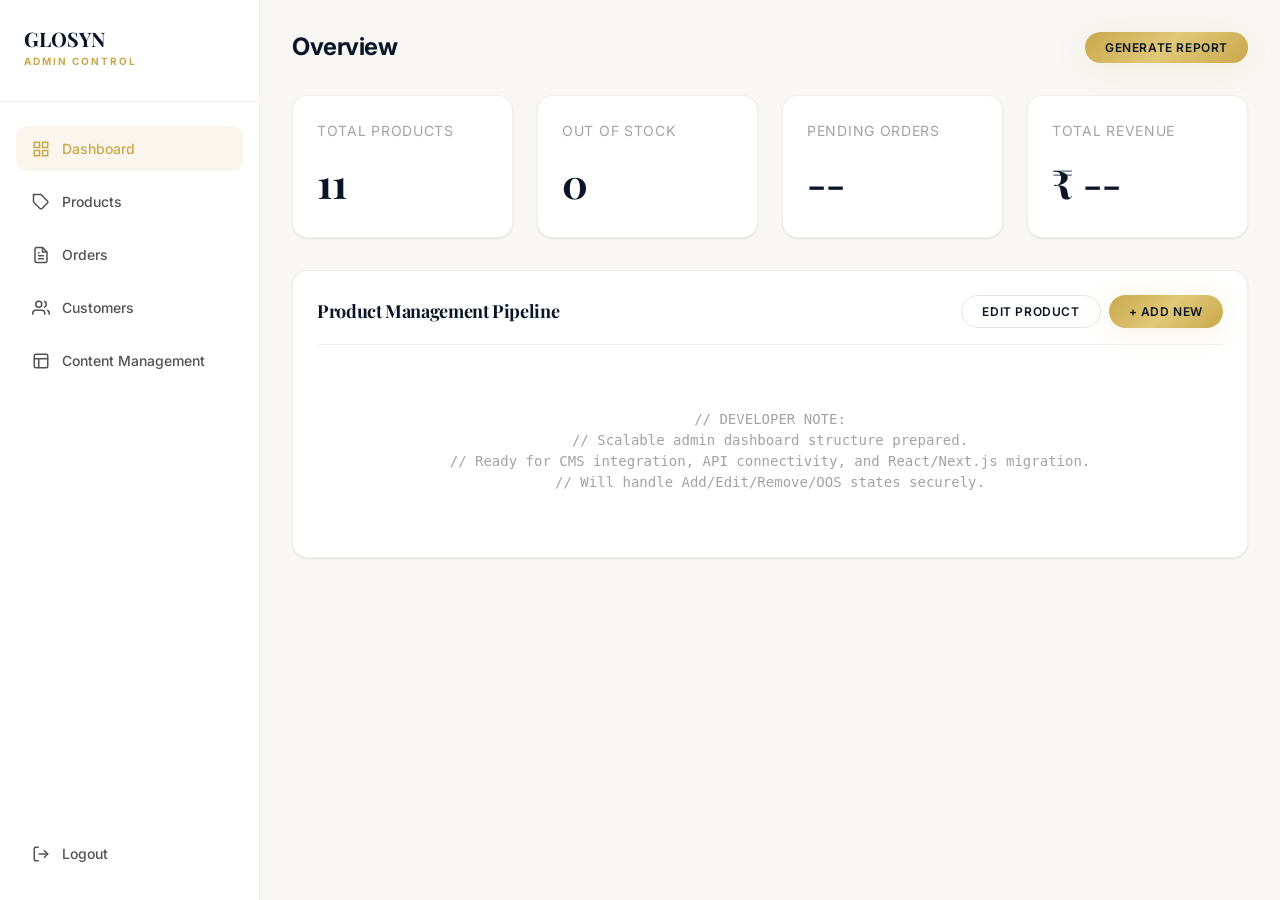
<file: admin/index.html>
<!DOCTYPE html>
<html lang="en" data-theme="light">
<head>
  <meta charset="UTF-8">
  <meta name="viewport" content="width=device-width, initial-scale=1.0">
  <title>Admin Dashboard | GLOSYN PROFESSIONAL</title>
  <link rel="stylesheet" href="../css/variables.css">
  <link rel="stylesheet" href="../css/base.css">
  <style>
    /* Admin specific layout */
    body { background: var(--bg-secondary); }
    .admin-layout {
      display: grid;
      grid-template-columns: 260px 1fr;
      min-height: 100vh;
    }
    
    /* Sidebar */
    .admin-sidebar {
      background: var(--bg-primary);
      border-right: 1px solid var(--border-light);
      padding: var(--space-6) 0;
      display: flex;
      flex-direction: column;
    }
    .admin-brand {
      padding: 0 var(--space-6) var(--space-8);
      border-bottom: 1px solid var(--border-light);
      margin-bottom: var(--space-6);
    }
    .admin-logo-text {
      font-family: var(--font-display);
      font-size: var(--fs-lg);
      font-weight: var(--fw-bold);
      color: var(--text-primary);
    }
    .admin-logo-text span {
      display: block;
      font-family: var(--font-body);
      font-size: 10px;
      color: var(--color-gold);
      text-transform: uppercase;
      letter-spacing: var(--ls-widest);
    }
    .admin-nav {
      flex: 1;
      padding: 0 var(--space-4);
      display: flex;
      flex-direction: column;
      gap: var(--space-2);
    }
    .admin-nav a {
      display: flex;
      align-items: center;
      gap: var(--space-3);
      padding: var(--space-3) var(--space-4);
      border-radius: var(--radius-md);
      font-size: var(--fs-sm);
      font-weight: var(--fw-medium);
      color: var(--text-secondary);
      transition: all var(--duration-normal) var(--ease-smooth);
    }
    .admin-nav a:hover, .admin-nav a.active {
      background: rgba(201, 168, 76, 0.1);
      color: var(--color-gold);
    }
    .admin-nav a svg { width: 18px; height: 18px; }

    /* Main Content */
    .admin-main {
      padding: var(--space-8);
    }
    .admin-header {
      display: flex;
      align-items: center;
      justify-content: space-between;
      margin-bottom: var(--space-8);
    }
    .admin-header h1 {
      font-family: var(--font-body);
      font-size: var(--fs-xl);
      margin: 0;
    }
    
    /* Dashboard Grid */
    .dashboard-grid {
      display: grid;
      grid-template-columns: repeat(4, 1fr);
      gap: var(--space-6);
      margin-bottom: var(--space-8);
    }
    .stat-card {
      background: var(--bg-card);
      border-radius: var(--radius-lg);
      padding: var(--space-6);
      border: 1px solid var(--border-light);
      box-shadow: var(--shadow-sm);
    }
    .stat-card-title {
      font-size: var(--fs-sm);
      color: var(--text-tertiary);
      text-transform: uppercase;
      letter-spacing: var(--ls-wide);
      margin-bottom: var(--space-3);
    }
    .stat-card-value {
      font-size: var(--fs-3xl);
      font-family: var(--font-display);
      font-weight: var(--fw-bold);
      color: var(--text-primary);
    }

    /* Table Placeholder */
    .admin-panel {
      background: var(--bg-card);
      border-radius: var(--radius-lg);
      padding: var(--space-6);
      border: 1px solid var(--border-light);
      box-shadow: var(--shadow-sm);
    }
    .panel-header {
      display: flex;
      justify-content: space-between;
      align-items: center;
      margin-bottom: var(--space-6);
      padding-bottom: var(--space-4);
      border-bottom: 1px solid var(--border-light);
    }
    
    .placeholder-msg {
      padding: var(--space-10) 0;
      text-align: center;
      color: var(--text-tertiary);
      font-family: var(--font-mono);
      font-size: var(--fs-sm);
    }
  </style>
</head>
<body>
  <div class="admin-layout">
    <!-- Sidebar -->
    <aside class="admin-sidebar">
      <div class="admin-brand">
        <a href="../index.html" class="admin-logo-text">GLOSYN<span>Admin Control</span></a>
      </div>
      <nav class="admin-nav">
        <a href="#" class="active">
          <svg viewBox="0 0 24 24" fill="none" stroke="currentColor" stroke-width="2"><rect x="3" y="3" width="7" height="7"></rect><rect x="14" y="3" width="7" height="7"></rect><rect x="14" y="14" width="7" height="7"></rect><rect x="3" y="14" width="7" height="7"></rect></svg>
          Dashboard
        </a>
        <a href="#">
          <svg viewBox="0 0 24 24" fill="none" stroke="currentColor" stroke-width="2"><path d="M20.59 13.41l-7.17 7.17a2 2 0 0 1-2.83 0L2 12V2h10l8.59 8.59a2 2 0 0 1 0 2.82z"></path><line x1="7" y1="7" x2="7.01" y2="7"></line></svg>
          Products
        </a>
        <a href="#">
          <svg viewBox="0 0 24 24" fill="none" stroke="currentColor" stroke-width="2"><path d="M14 2H6a2 2 0 0 0-2 2v16a2 2 0 0 0 2 2h12a2 2 0 0 0 2-2V8z"></path><polyline points="14 2 14 8 20 8"></polyline><line x1="16" y1="13" x2="8" y2="13"></line><line x1="16" y1="17" x2="8" y2="17"></line><polyline points="10 9 9 9 8 9"></polyline></svg>
          Orders
        </a>
        <a href="#">
          <svg viewBox="0 0 24 24" fill="none" stroke="currentColor" stroke-width="2"><path d="M17 21v-2a4 4 0 0 0-4-4H5a4 4 0 0 0-4 4v2"></path><circle cx="9" cy="7" r="4"></circle><path d="M23 21v-2a4 4 0 0 0-3-3.87"></path><path d="M16 3.13a4 4 0 0 1 0 7.75"></path></svg>
          Customers
        </a>
        <a href="#">
          <svg viewBox="0 0 24 24" fill="none" stroke="currentColor" stroke-width="2"><rect x="3" y="3" width="18" height="18" rx="2" ry="2"></rect><line x1="3" y1="9" x2="21" y2="9"></line><line x1="9" y1="21" x2="9" y2="9"></line></svg>
          Content Management
        </a>
        <a href="#" style="margin-top: auto;">
          <svg viewBox="0 0 24 24" fill="none" stroke="currentColor" stroke-width="2"><path d="M9 21H5a2 2 0 0 1-2-2V5a2 2 0 0 1 2-2h4"></path><polyline points="16 17 21 12 16 7"></polyline><line x1="21" y1="12" x2="9" y2="12"></line></svg>
          Logout
        </a>
      </nav>
    </aside>

    <!-- Main -->
    <main class="admin-main">
      <div class="admin-header">
        <h1>Overview</h1>
        <button class="btn btn-primary btn-sm">Generate Report</button>
      </div>

      <div class="dashboard-grid">
        <div class="stat-card">
          <div class="stat-card-title">Total Products</div>
          <div class="stat-card-value">11</div>
        </div>
        <div class="stat-card">
          <div class="stat-card-title">Out of Stock</div>
          <div class="stat-card-value">0</div>
        </div>
        <div class="stat-card">
          <div class="stat-card-title">Pending Orders</div>
          <div class="stat-card-value">--</div>
        </div>
        <div class="stat-card">
          <div class="stat-card-title">Total Revenue</div>
          <div class="stat-card-value">₹ --</div>
        </div>
      </div>

      <div class="admin-panel">
        <div class="panel-header">
          <h2 style="font-size: var(--fs-md); margin: 0;">Product Management Pipeline</h2>
          <div style="display: flex; gap: 8px;">
            <button class="btn btn-outline btn-sm">Edit Product</button>
            <button class="btn btn-primary btn-sm">+ Add New</button>
          </div>
        </div>
        <div class="placeholder-msg">
          // DEVELOPER NOTE:<br>
          // Scalable admin dashboard structure prepared.<br>
          // Ready for CMS integration, API connectivity, and React/Next.js migration.<br>
          // Will handle Add/Edit/Remove/OOS states securely.
        </div>
      </div>
    </main>
  </div>
</body>
</html>
</file>
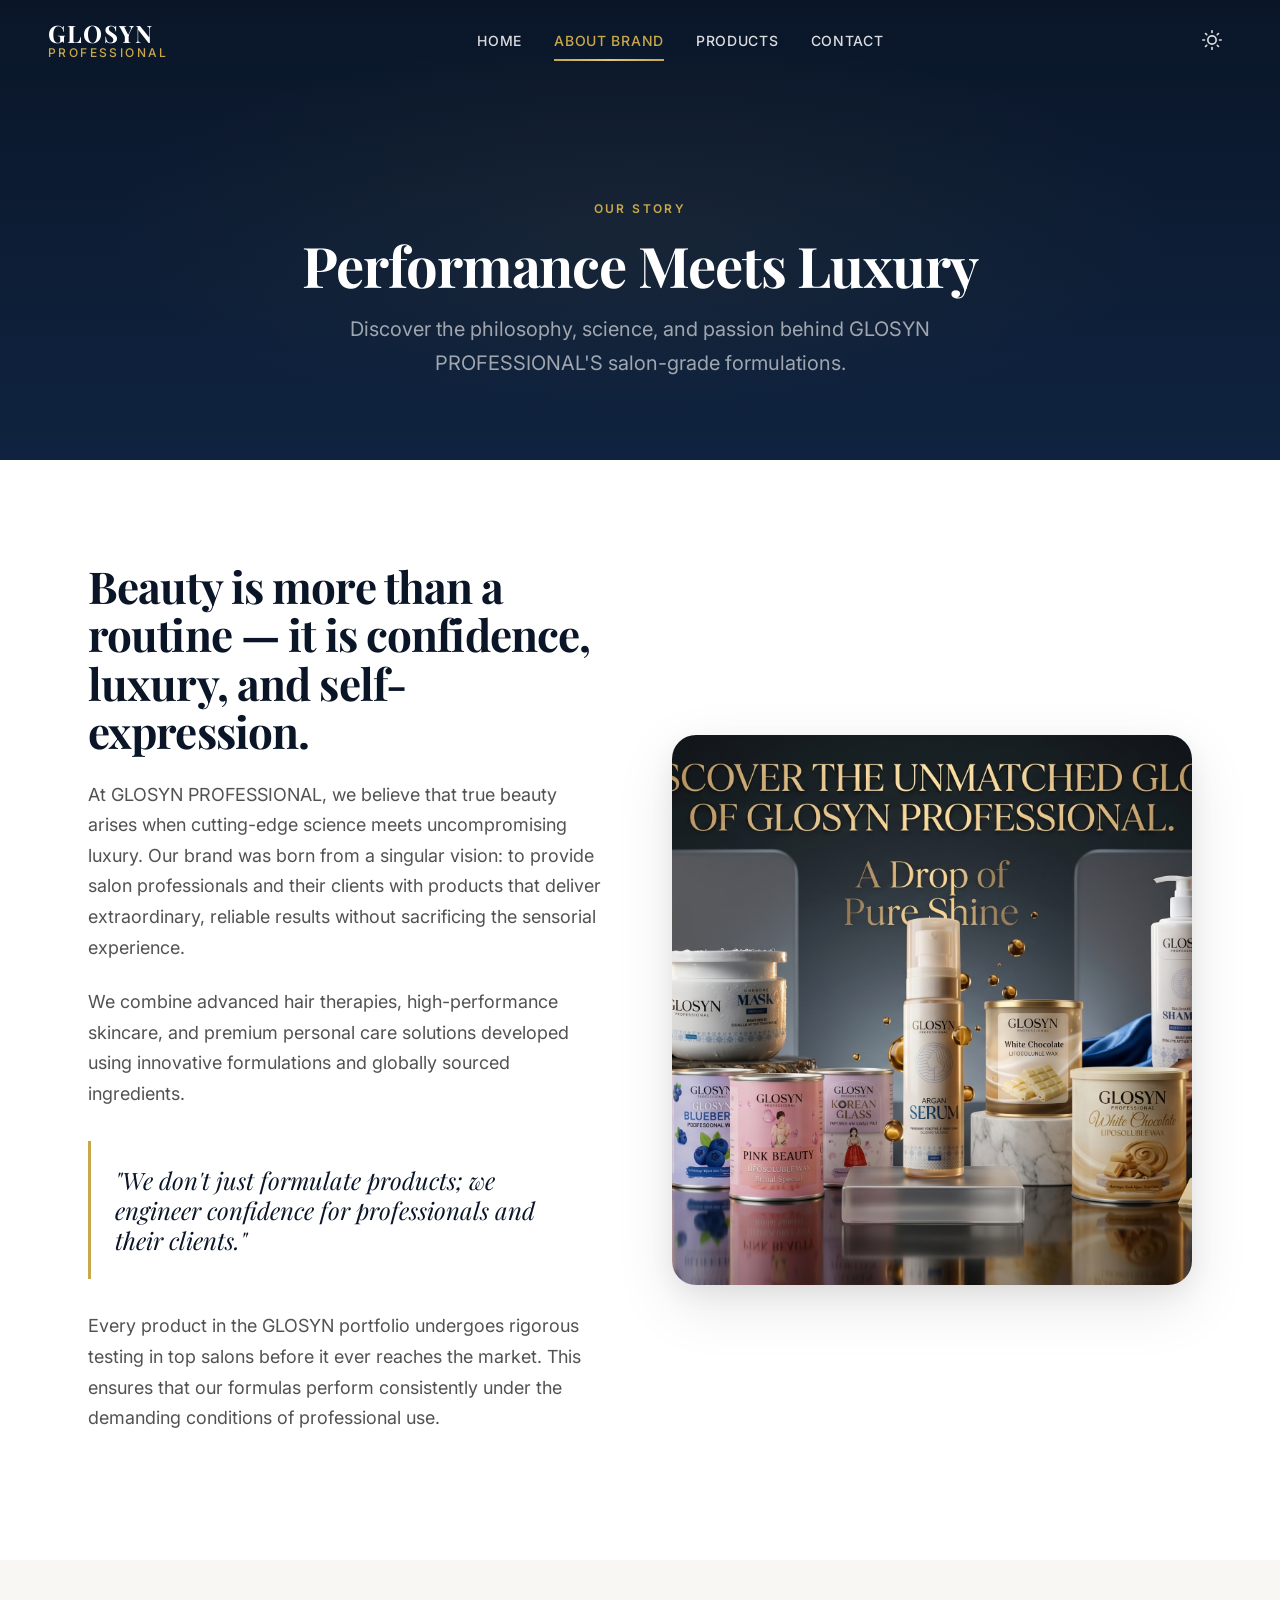
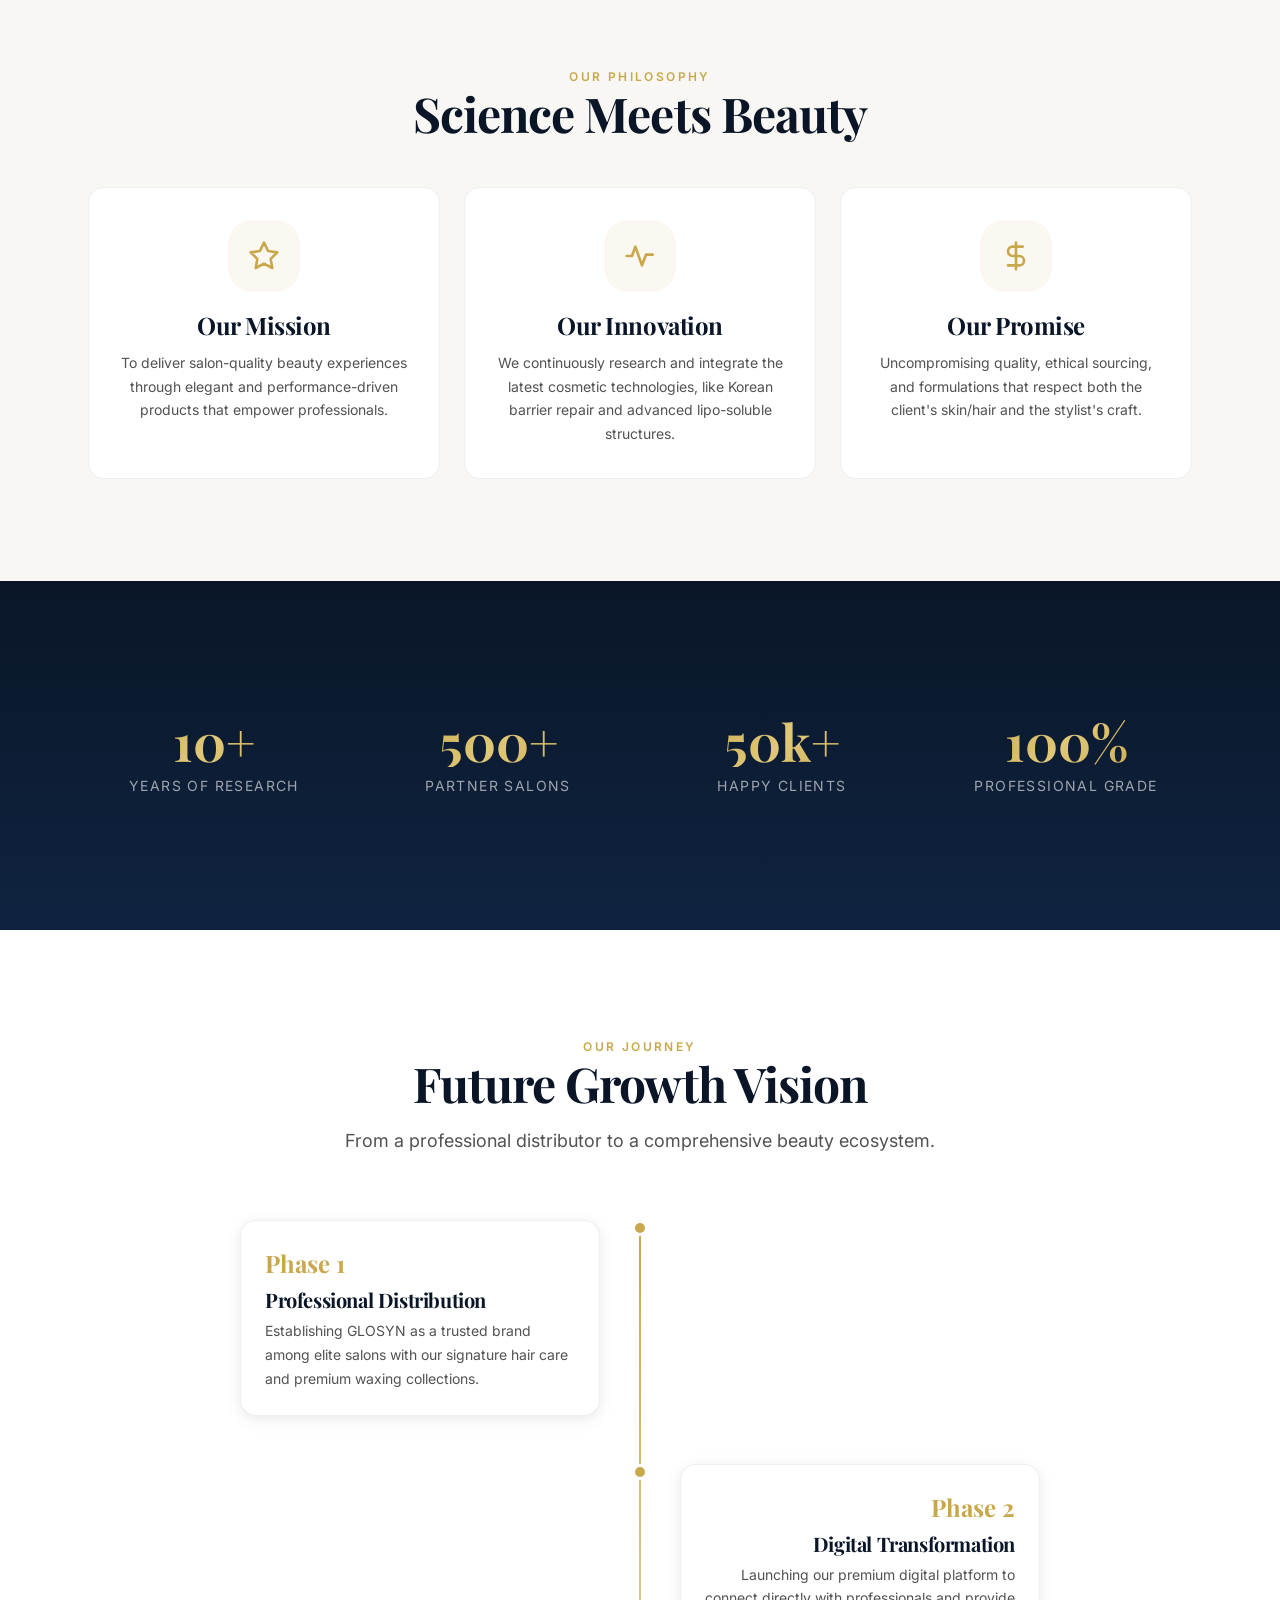
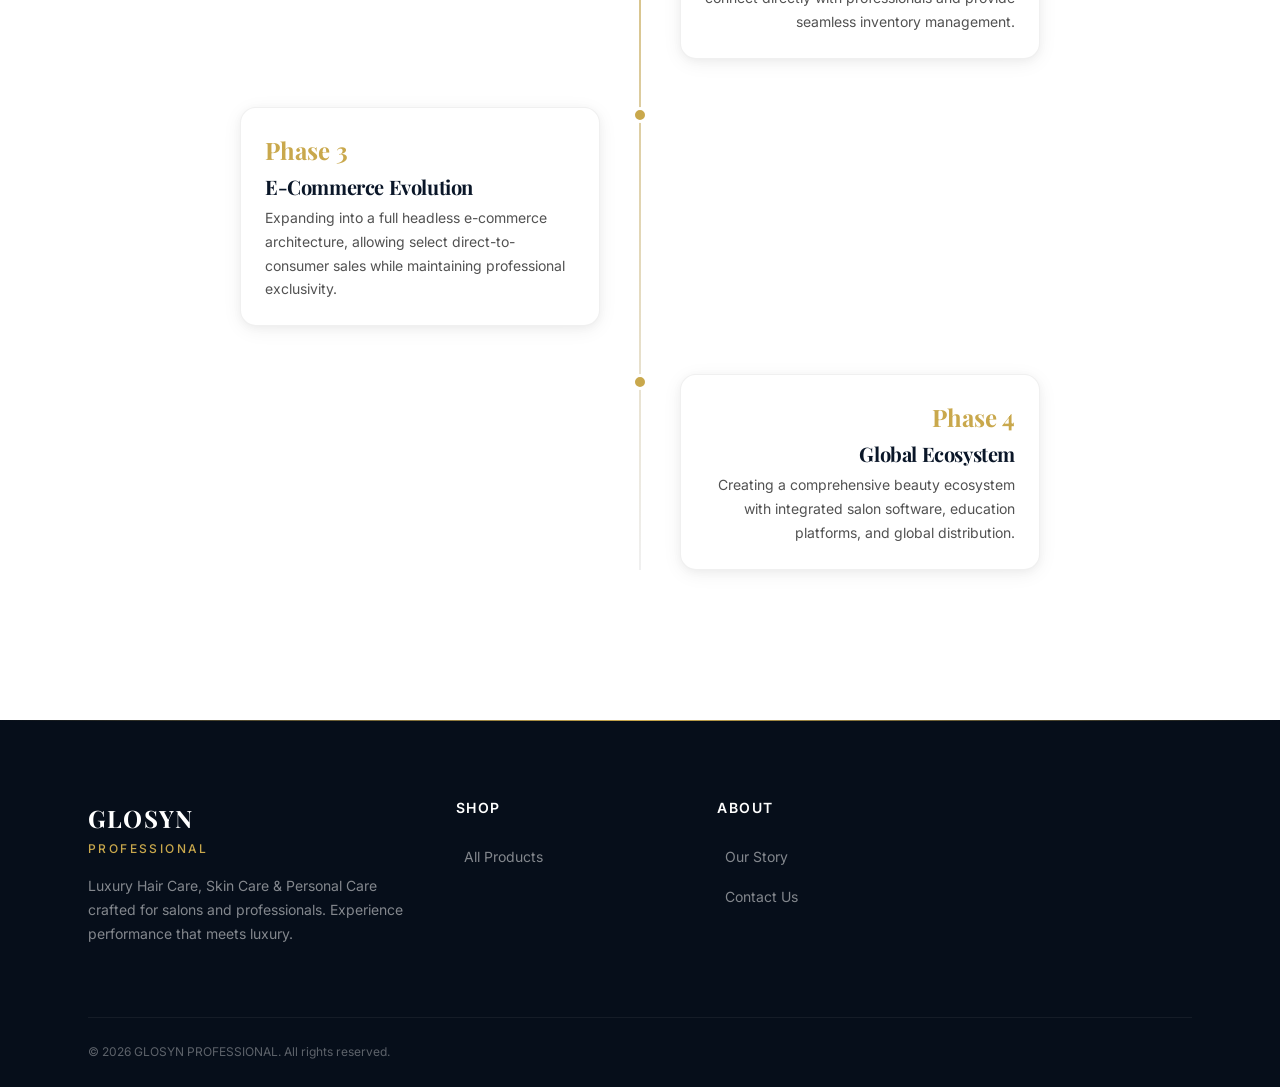
<file: about.html>
<!DOCTYPE html>
<html lang="en" data-theme="light">
<head>
  <meta charset="UTF-8">
  <meta name="viewport" content="width=device-width, initial-scale=1.0">
  <title>About GLOSYN PROFESSIONAL | Luxury Salon Beauty Brand</title>
  
  <!-- CSS -->
  <link rel="stylesheet" href="css/variables.css">
  <link rel="stylesheet" href="css/base.css">
  <link rel="stylesheet" href="css/components/navbar.css">
  <link rel="stylesheet" href="css/components/footer.css">
  <link rel="stylesheet" href="css/pages/about.css">
</head>
<body>
  <!-- Preloader -->
  <div class="preloader">
    <div class="preloader-logo">GLOSYN <span>PROFESSIONAL</span></div>
  </div>

  <!-- Navbar -->
  <nav class="navbar">
    <div class="navbar-inner">
      <a href="index.html" class="navbar-logo">
        <div class="navbar-logo-text">GLOSYN<span>Professional</span></div>
      </a>
      
      <div class="navbar-links">
        <a href="index.html">Home</a>
        <a href="about.html" class="active">About Brand</a>
        <a href="products.html">Products</a>
        <a href="contact.html">Contact</a>
      </div>
      
      <div class="navbar-actions">
        <button class="theme-toggle" aria-label="Toggle theme">
          <svg class="icon-moon" viewBox="0 0 24 24" fill="none" stroke="currentColor" stroke-width="2" stroke-linecap="round" stroke-linejoin="round"><path d="M21 12.79A9 9 0 1 1 11.21 3 7 7 0 0 0 21 12.79z"></path></svg>
          <svg class="icon-sun" viewBox="0 0 24 24" fill="none" stroke="currentColor" stroke-width="2" stroke-linecap="round" stroke-linejoin="round"><circle cx="12" cy="12" r="5"></circle><line x1="12" y1="1" x2="12" y2="3"></line><line x1="12" y1="21" x2="12" y2="23"></line><line x1="4.22" y1="4.22" x2="5.64" y2="5.64"></line><line x1="18.36" y1="18.36" x2="19.78" y2="19.78"></line><line x1="1" y1="12" x2="3" y2="12"></line><line x1="21" y1="12" x2="23" y2="12"></line><line x1="4.22" y1="19.78" x2="5.64" y2="18.36"></line><line x1="18.36" y1="5.64" x2="19.78" y2="4.22"></line></svg>
        </button>
      </div>
      
      <div class="navbar-mobile-toggle">
        <span></span>
        <span></span>
        <span></span>
      </div>
    </div>
  </nav>

  <!-- Mobile Menu -->
  <div class="mobile-menu-overlay"></div>
  <div class="mobile-menu">
    <a href="index.html">Home</a>
    <a href="about.html">About Brand</a>
    <a href="products.html">Products</a>
    <a href="contact.html">Contact</a>
  </div>

  <main>
    <!-- Page Hero -->
    <section class="page-hero">
      <div class="container">
        <div class="reveal">
          <span class="label-sm">Our Story</span>
          <h1>Performance Meets Luxury</h1>
          <p>Discover the philosophy, science, and passion behind GLOSYN PROFESSIONAL'S salon-grade formulations.</p>
        </div>
      </div>
    </section>

    <!-- Brand Story -->
    <section class="brand-story">
      <div class="container">
        <div class="brand-story-grid">
          <div class="brand-story-content reveal-left">
            <h2>Beauty is more than a routine — it is confidence, luxury, and self-expression.</h2>
            <p>At GLOSYN PROFESSIONAL, we believe that true beauty arises when cutting-edge science meets uncompromising luxury. Our brand was born from a singular vision: to provide salon professionals and their clients with products that deliver extraordinary, reliable results without sacrificing the sensorial experience.</p>
            <p>We combine advanced hair therapies, high-performance skincare, and premium personal care solutions developed using innovative formulations and globally sourced ingredients.</p>
            <div class="brand-story-quote">
              "We don't just formulate products; we engineer confidence for professionals and their clients."
            </div>
            <p>Every product in the GLOSYN portfolio undergoes rigorous testing in top salons before it ever reaches the market. This ensures that our formulas perform consistently under the demanding conditions of professional use.</p>
          </div>
          <div class="brand-story-image reveal-right">
            <img src="photos/Hero image.jpeg" alt="Glosyn Professional Products Group">
          </div>
        </div>
      </div>
    </section>

    <!-- Vision & Mission -->
    <section class="vision-section" id="philosophy">
      <div class="container">
        <div class="text-center reveal" style="margin-bottom: var(--space-12);">
          <span class="label-sm">Our Philosophy</span>
          <h2 class="section-heading">Science Meets Beauty</h2>
        </div>
        
        <div class="vision-cards stagger-children">
          <div class="vision-card">
            <div class="vision-card-icon">
              <svg viewBox="0 0 24 24" fill="none" stroke="currentColor" stroke-width="2" stroke-linecap="round" stroke-linejoin="round"><polygon points="12 2 15.09 8.26 22 9.27 17 14.14 18.18 21.02 12 17.77 5.82 21.02 7 14.14 2 9.27 8.91 8.26 12 2"></polygon></svg>
            </div>
            <h3>Our Mission</h3>
            <p>To deliver salon-quality beauty experiences through elegant and performance-driven products that empower professionals.</p>
          </div>
          <div class="vision-card">
            <div class="vision-card-icon">
              <svg viewBox="0 0 24 24" fill="none" stroke="currentColor" stroke-width="2" stroke-linecap="round" stroke-linejoin="round"><path d="M2 12h4l2.5-7 5 14 3-8h5"></path></svg>
            </div>
            <h3>Our Innovation</h3>
            <p>We continuously research and integrate the latest cosmetic technologies, like Korean barrier repair and advanced lipo-soluble structures.</p>
          </div>
          <div class="vision-card">
            <div class="vision-card-icon">
              <svg viewBox="0 0 24 24" fill="none" stroke="currentColor" stroke-width="2" stroke-linecap="round" stroke-linejoin="round"><path d="M12 2v20M17 5H9.5a3.5 3.5 0 0 0 0 7h5a3.5 3.5 0 0 1 0 7H6"></path></svg>
            </div>
            <h3>Our Promise</h3>
            <p>Uncompromising quality, ethical sourcing, and formulations that respect both the client's skin/hair and the stylist's craft.</p>
          </div>
        </div>
      </div>
    </section>

    <!-- Stats -->
    <section class="stats-section">
      <div class="container">
        <div class="stats-grid stagger-children">
          <div class="stat-item">
            <div class="stat-number">10+</div>
            <div class="stat-label">Years of Research</div>
          </div>
          <div class="stat-item">
            <div class="stat-number">500+</div>
            <div class="stat-label">Partner Salons</div>
          </div>
          <div class="stat-item">
            <div class="stat-number">50k+</div>
            <div class="stat-label">Happy Clients</div>
          </div>
          <div class="stat-item">
            <div class="stat-number">100%</div>
            <div class="stat-label">Professional Grade</div>
          </div>
        </div>
      </div>
    </section>

    <!-- Timeline -->
    <section class="timeline-section">
      <div class="container">
        <div class="text-center reveal" style="margin-bottom: var(--space-16);">
          <span class="label-sm">Our Journey</span>
          <h2 class="section-heading">Future Growth Vision</h2>
          <p class="section-subheading">From a professional distributor to a comprehensive beauty ecosystem.</p>
        </div>
        
        <div class="timeline stagger-children">
          <div class="timeline-item">
            <div class="timeline-dot"></div>
            <div class="timeline-content">
              <div class="timeline-year">Phase 1</div>
              <h3>Professional Distribution</h3>
              <p>Establishing GLOSYN as a trusted brand among elite salons with our signature hair care and premium waxing collections.</p>
            </div>
          </div>
          <div class="timeline-item">
            <div class="timeline-dot"></div>
            <div class="timeline-content">
              <div class="timeline-year">Phase 2</div>
              <h3>Digital Transformation</h3>
              <p>Launching our premium digital platform to connect directly with professionals and provide seamless inventory management.</p>
            </div>
          </div>
          <div class="timeline-item">
            <div class="timeline-dot"></div>
            <div class="timeline-content">
              <div class="timeline-year">Phase 3</div>
              <h3>E-Commerce Evolution</h3>
              <p>Expanding into a full headless e-commerce architecture, allowing select direct-to-consumer sales while maintaining professional exclusivity.</p>
            </div>
          </div>
          <div class="timeline-item">
            <div class="timeline-dot"></div>
            <div class="timeline-content">
              <div class="timeline-year">Phase 4</div>
              <h3>Global Ecosystem</h3>
              <p>Creating a comprehensive beauty ecosystem with integrated salon software, education platforms, and global distribution.</p>
            </div>
          </div>
        </div>
      </div>
    </section>
  </main>

  <!-- Footer -->
  <footer class="site-footer">
    <div class="container">
      <div class="footer-top">
        <div class="footer-brand">
          <div class="footer-logo-text">GLOSYN<span>Professional</span></div>
          <p>Luxury Hair Care, Skin Care & Personal Care crafted for salons and professionals. Experience performance that meets luxury.</p>
        </div>
        <div class="footer-column">
          <h4>Shop</h4>
          <ul>
            <li><a href="products.html">All Products</a></li>
          </ul>
        </div>
        <div class="footer-column">
          <h4>About</h4>
          <ul>
            <li><a href="about.html">Our Story</a></li>
            <li><a href="contact.html">Contact Us</a></li>
          </ul>
        </div>
      </div>
      <div class="footer-bottom">
        <p>&copy; 2026 GLOSYN PROFESSIONAL. All rights reserved.</p>
      </div>
    </div>
  </footer>

  <!-- Scripts -->
  <script src="js/app.js"></script>
</body>
</html>
</file>
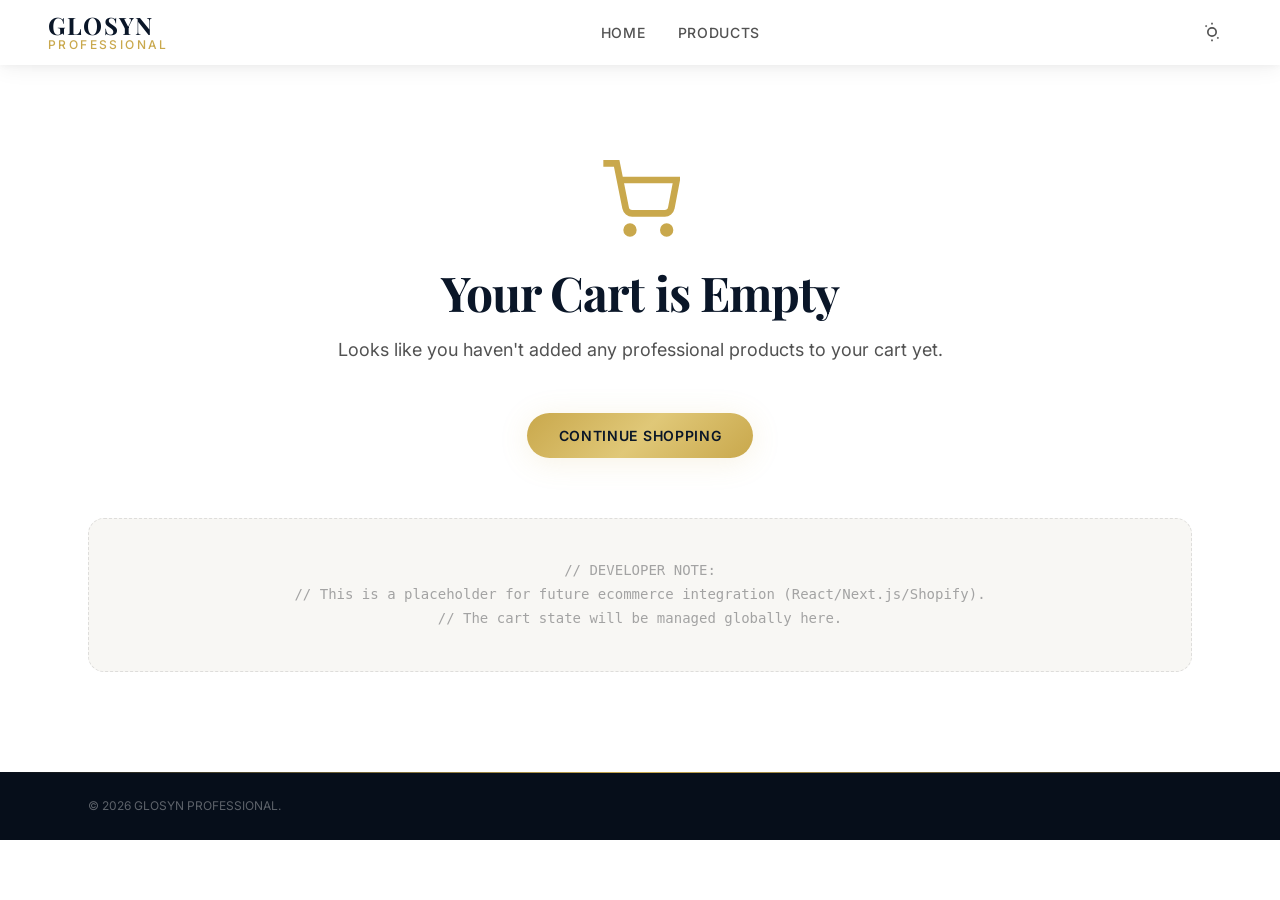
<file: cart.html>
<!DOCTYPE html>
<html lang="en" data-theme="light">
<head>
  <meta charset="UTF-8">
  <meta name="viewport" content="width=device-width, initial-scale=1.0">
  <title>Shopping Cart | GLOSYN PROFESSIONAL</title>
  <link rel="stylesheet" href="css/variables.css">
  <link rel="stylesheet" href="css/base.css">
  <link rel="stylesheet" href="css/components/navbar.css">
  <link rel="stylesheet" href="css/components/footer.css">
</head>
<body>
  <nav class="navbar scrolled">
    <div class="navbar-inner">
      <a href="index.html" class="navbar-logo">
        <div class="navbar-logo-text">GLOSYN<span>Professional</span></div>
      </a>
      <div class="navbar-links">
        <a href="index.html">Home</a>
        <a href="products.html">Products</a>
      </div>
      <div class="navbar-actions">
        <button class="theme-toggle" aria-label="Toggle theme">
          <svg class="icon-moon" viewBox="0 0 24 24" fill="none" stroke="currentColor" stroke-width="2"><path d="M21 12.79A9 9 0 1 1 11.21 3 7 7 0 0 0 21 12.79z"></path></svg>
          <svg class="icon-sun" viewBox="0 0 24 24" fill="none" stroke="currentColor" stroke-width="2"><circle cx="12" cy="12" r="5"></circle><line x1="12" y1="1" x2="12" y2="3"></line><line x1="12" y1="21" x2="12" y2="23"></line><line x1="4.22" y1="4.22" x2="5.64" y2="5.64"></line><line x1="18.36" y1="18.36" x2="19.78" y2="19.78"></line></svg>
        </button>
      </div>
    </div>
  </nav>

  <main style="padding: 160px 0 100px; text-align: center;">
    <div class="container reveal">
      <svg viewBox="0 0 24 24" fill="none" stroke="var(--color-gold)" stroke-width="2" style="width: 80px; height: 80px; margin-bottom: 20px;">
        <circle cx="9" cy="21" r="1"></circle>
        <circle cx="20" cy="21" r="1"></circle>
        <path d="M1 1h4l2.68 13.39a2 2 0 0 0 2 1.61h9.72a2 2 0 0 0 2-1.61L23 6H6"></path>
      </svg>
      <h1 class="section-heading">Your Cart is Empty</h1>
      <p class="section-subheading">Looks like you haven't added any professional products to your cart yet.</p>
      <a href="products.html" class="btn btn-primary">Continue Shopping</a>
      
      <div style="margin-top: 60px; padding: 40px; background: var(--bg-secondary); border-radius: var(--radius-lg); border: 1px dashed var(--border-medium);">
        <p style="font-family: var(--font-mono); font-size: var(--fs-sm); color: var(--text-tertiary);">
          // DEVELOPER NOTE:<br>
          // This is a placeholder for future ecommerce integration (React/Next.js/Shopify).<br>
          // The cart state will be managed globally here.
        </p>
      </div>
    </div>
  </main>

  <footer class="site-footer">
    <div class="container">
      <div class="footer-bottom" style="border-top: none;"><p>&copy; 2026 GLOSYN PROFESSIONAL.</p></div>
    </div>
  </footer>
  <script src="js/app.js"></script>
</body>
</html>
</file>
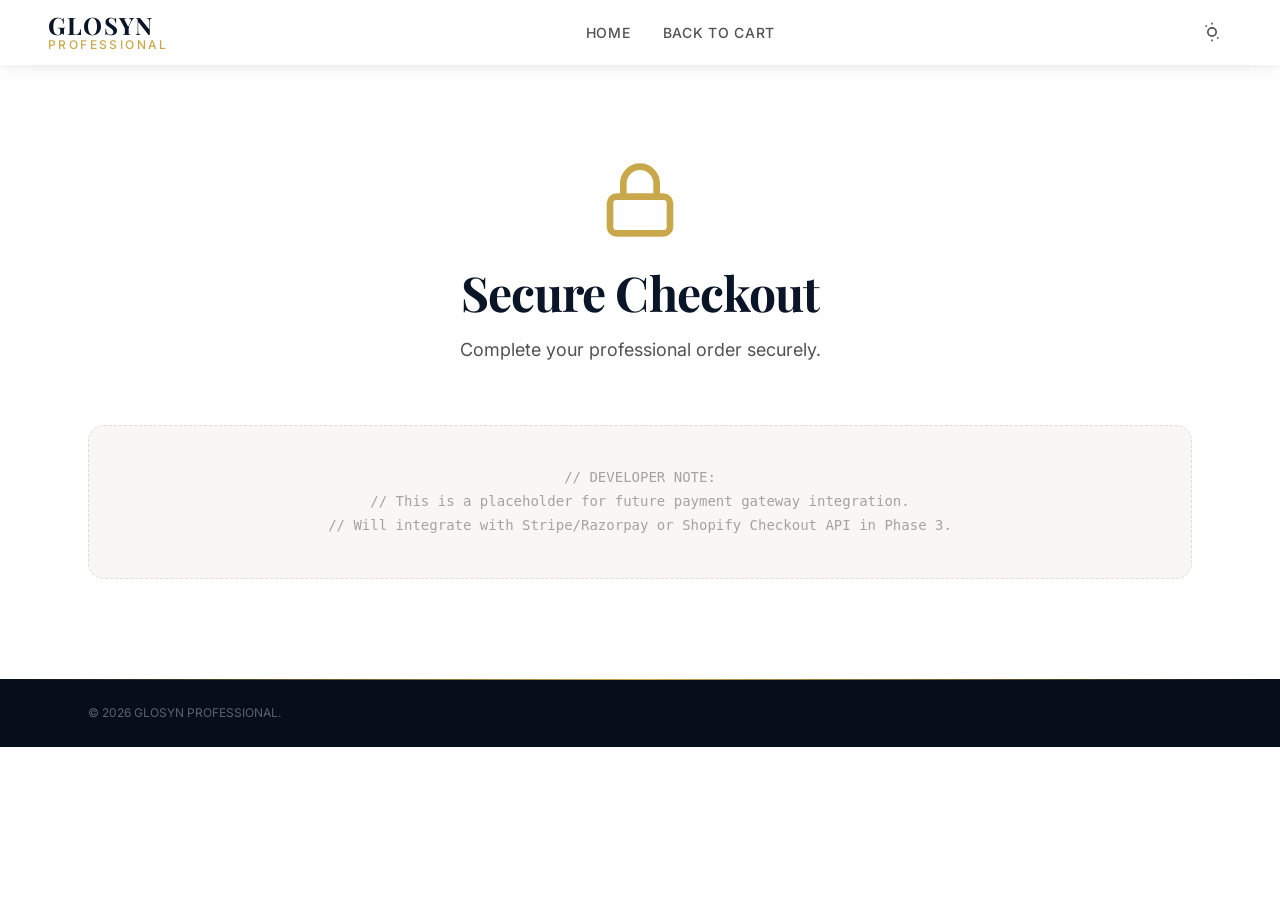
<file: checkout.html>
<!DOCTYPE html>
<html lang="en" data-theme="light">
<head>
  <meta charset="UTF-8">
  <meta name="viewport" content="width=device-width, initial-scale=1.0">
  <title>Checkout | GLOSYN PROFESSIONAL</title>
  <link rel="stylesheet" href="css/variables.css">
  <link rel="stylesheet" href="css/base.css">
  <link rel="stylesheet" href="css/components/navbar.css">
  <link rel="stylesheet" href="css/components/footer.css">
</head>
<body>
  <nav class="navbar scrolled">
    <div class="navbar-inner">
      <a href="index.html" class="navbar-logo">
        <div class="navbar-logo-text">GLOSYN<span>Professional</span></div>
      </a>
      <div class="navbar-links">
        <a href="index.html">Home</a>
        <a href="cart.html">Back to Cart</a>
      </div>
      <div class="navbar-actions">
        <button class="theme-toggle" aria-label="Toggle theme">
          <svg class="icon-moon" viewBox="0 0 24 24" fill="none" stroke="currentColor" stroke-width="2"><path d="M21 12.79A9 9 0 1 1 11.21 3 7 7 0 0 0 21 12.79z"></path></svg>
          <svg class="icon-sun" viewBox="0 0 24 24" fill="none" stroke="currentColor" stroke-width="2"><circle cx="12" cy="12" r="5"></circle><line x1="12" y1="1" x2="12" y2="3"></line><line x1="12" y1="21" x2="12" y2="23"></line><line x1="4.22" y1="4.22" x2="5.64" y2="5.64"></line><line x1="18.36" y1="18.36" x2="19.78" y2="19.78"></line></svg>
        </button>
      </div>
    </div>
  </nav>

  <main style="padding: 160px 0 100px; text-align: center;">
    <div class="container reveal">
      <svg viewBox="0 0 24 24" fill="none" stroke="var(--color-gold)" stroke-width="2" style="width: 80px; height: 80px; margin-bottom: 20px;">
        <rect x="3" y="11" width="18" height="11" rx="2" ry="2"></rect><path d="M7 11V7a5 5 0 0 1 10 0v4"></path>
      </svg>
      <h1 class="section-heading">Secure Checkout</h1>
      <p class="section-subheading">Complete your professional order securely.</p>
      
      <div style="margin-top: 60px; padding: 40px; background: var(--bg-secondary); border-radius: var(--radius-lg); border: 1px dashed var(--border-medium);">
        <p style="font-family: var(--font-mono); font-size: var(--fs-sm); color: var(--text-tertiary);">
          // DEVELOPER NOTE:<br>
          // This is a placeholder for future payment gateway integration.<br>
          // Will integrate with Stripe/Razorpay or Shopify Checkout API in Phase 3.
        </p>
      </div>
    </div>
  </main>

  <footer class="site-footer">
    <div class="container">
      <div class="footer-bottom" style="border-top: none;"><p>&copy; 2026 GLOSYN PROFESSIONAL.</p></div>
    </div>
  </footer>
  <script src="js/app.js"></script>
</body>
</html>
</file>
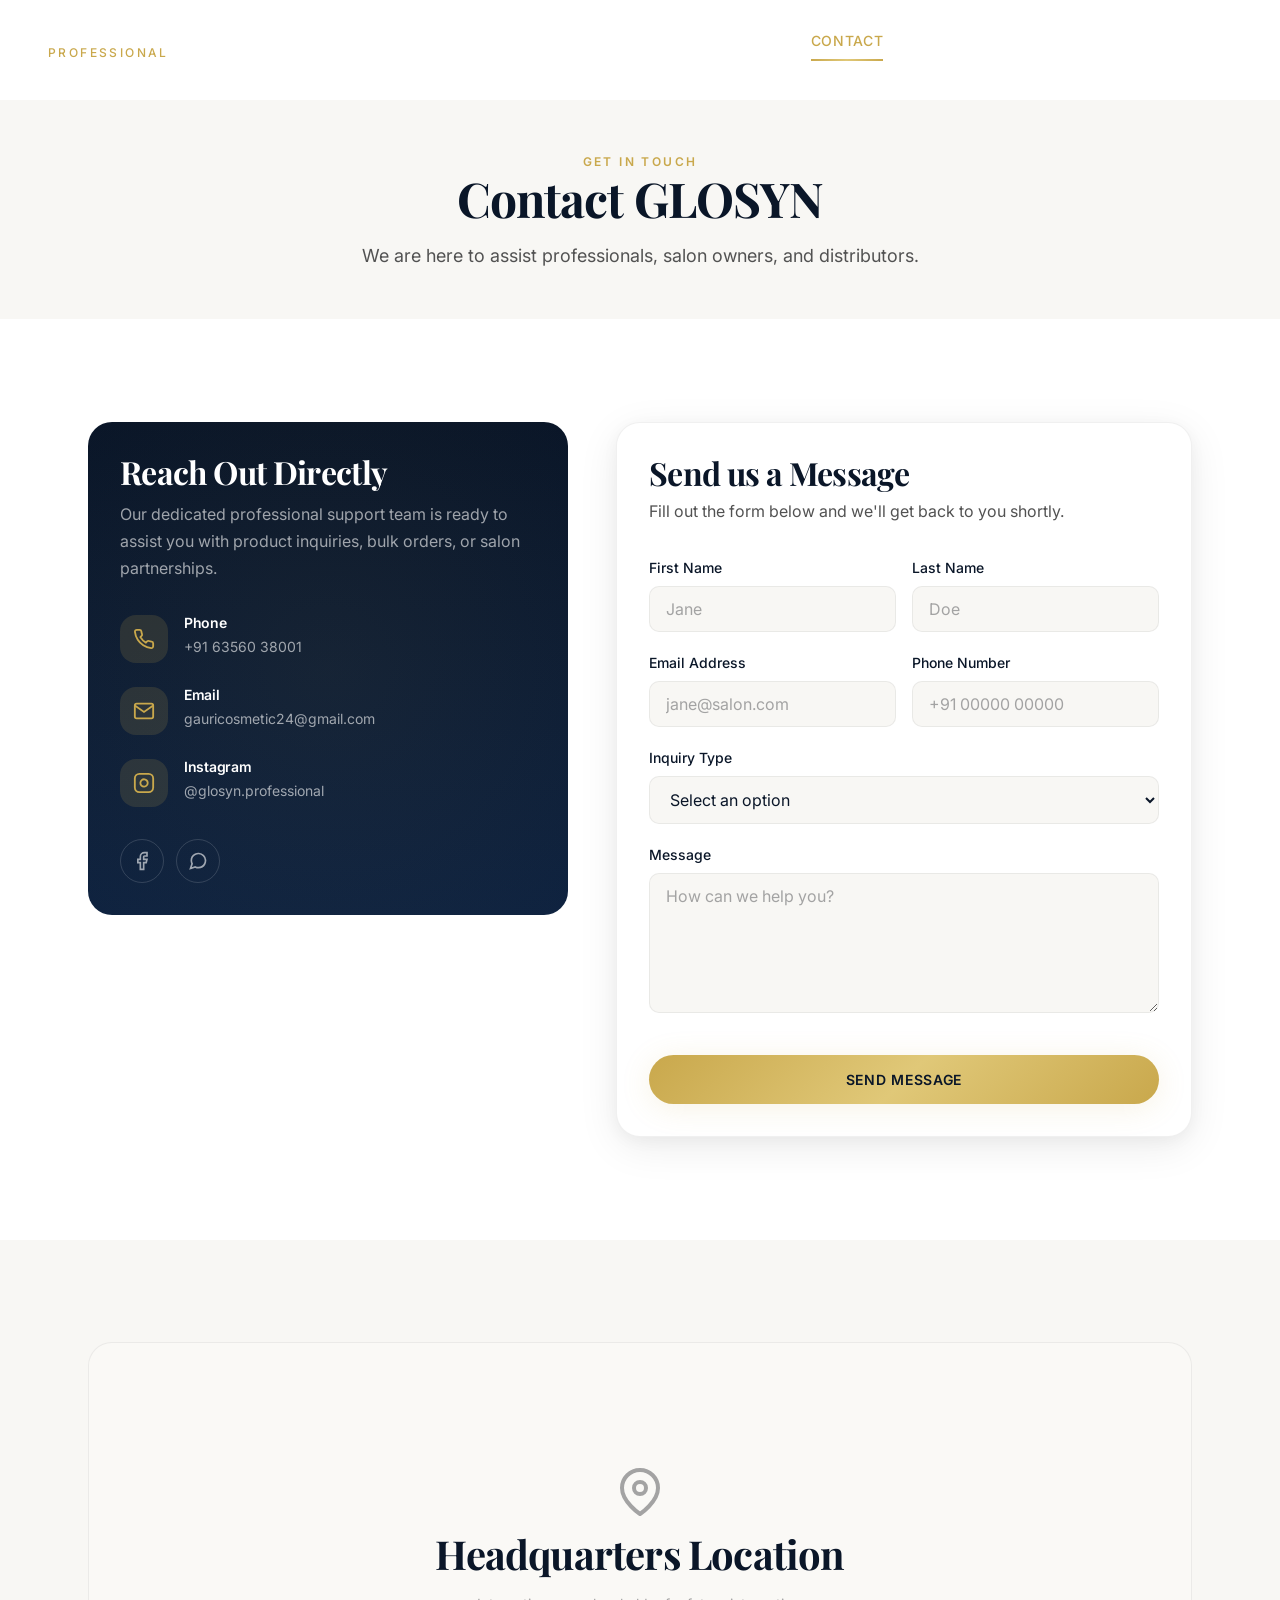
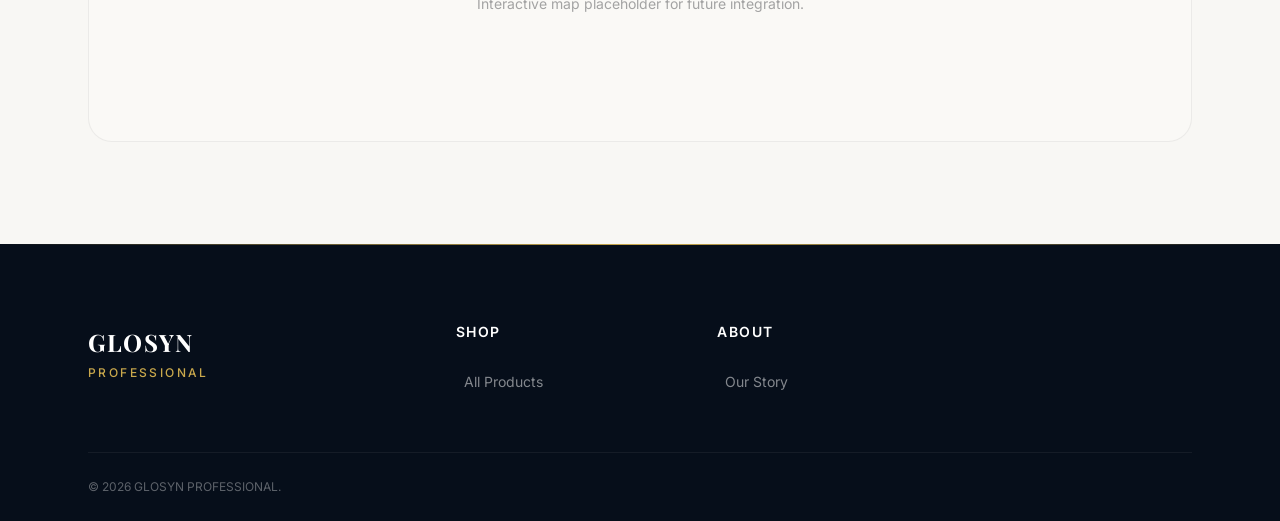
<file: contact.html>
<!DOCTYPE html>
<html lang="en" data-theme="light">
<head>
  <meta charset="UTF-8">
  <meta name="viewport" content="width=device-width, initial-scale=1.0">
  <title>Contact Us | GLOSYN PROFESSIONAL</title>
  
  <!-- CSS -->
  <link rel="stylesheet" href="css/variables.css">
  <link rel="stylesheet" href="css/base.css">
  <link rel="stylesheet" href="css/components/navbar.css">
  <link rel="stylesheet" href="css/components/footer.css">
  <link rel="stylesheet" href="css/pages/contact.css">
</head>
<body>
  <!-- Navbar -->
  <nav class="navbar scrolled">
    <div class="navbar-inner">
      <a href="index.html" class="navbar-logo">
        <div class="navbar-logo-text">GLOSYN<span>Professional</span></div>
      </a>
      
      <div class="navbar-links">
        <a href="index.html">Home</a>
        <a href="about.html">About Brand</a>
        <a href="products.html">Products</a>
        <a href="contact.html" class="active">Contact</a>
      </div>
      
      <div class="navbar-actions">
        <button class="theme-toggle" aria-label="Toggle theme">
          <svg class="icon-moon" viewBox="0 0 24 24" fill="none" stroke="currentColor" stroke-width="2"><path d="M21 12.79A9 9 0 1 1 11.21 3 7 7 0 0 0 21 12.79z"></path></svg>
          <svg class="icon-sun" viewBox="0 0 24 24" fill="none" stroke="currentColor" stroke-width="2"><circle cx="12" cy="12" r="5"></circle><line x1="12" y1="1" x2="12" y2="3"></line><line x1="12" y1="21" x2="12" y2="23"></line><line x1="4.22" y1="4.22" x2="5.64" y2="5.64"></line><line x1="18.36" y1="18.36" x2="19.78" y2="19.78"></line></svg>
        </button>
      </div>
      <div class="navbar-mobile-toggle"><span></span><span></span><span></span></div>
    </div>
  </nav>

  <!-- Mobile Menu -->
  <div class="mobile-menu-overlay"></div>
  <div class="mobile-menu">
    <a href="index.html">Home</a>
    <a href="about.html">About Brand</a>
    <a href="products.html">Products</a>
    <a href="contact.html">Contact</a>
  </div>

  <main style="padding-top: 100px;">
    <!-- Page Header -->
    <section style="padding: var(--space-12) 0; background: var(--bg-secondary); text-align: center;">
      <div class="container reveal">
        <span class="label-sm">Get in Touch</span>
        <h1 class="section-heading">Contact GLOSYN</h1>
        <p class="section-subheading" style="margin-bottom: 0;">We are here to assist professionals, salon owners, and distributors.</p>
      </div>
    </section>

    <!-- Contact Content -->
    <section class="contact-section">
      <div class="container">
        <div class="contact-grid">
          <!-- Info -->
          <div class="contact-info reveal-left">
            <h2>Reach Out Directly</h2>
            <p>Our dedicated professional support team is ready to assist you with product inquiries, bulk orders, or salon partnerships.</p>
            
            <div class="contact-item">
              <div class="contact-item-icon">
                <svg viewBox="0 0 24 24" fill="none" stroke="currentColor" stroke-width="2"><path d="M22 16.92v3a2 2 0 0 1-2.18 2 19.79 19.79 0 0 1-8.63-3.07 19.5 19.5 0 0 1-6-6 19.79 19.79 0 0 1-3.07-8.67A2 2 0 0 1 4.11 2h3a2 2 0 0 1 2 1.72 12.84 12.84 0 0 0 .7 2.81 2 2 0 0 1-.45 2.11L8.09 9.91a16 16 0 0 0 6 6l1.27-1.27a2 2 0 0 1 2.11-.45 12.84 12.84 0 0 0 2.81.7A2 2 0 0 1 22 16.92z"></path></svg>
              </div>
              <div class="contact-item-content">
                <h4>Phone</h4>
                <a href="tel:6356038001">+91 63560 38001</a>
              </div>
            </div>

            <div class="contact-item">
              <div class="contact-item-icon">
                <svg viewBox="0 0 24 24" fill="none" stroke="currentColor" stroke-width="2"><path d="M4 4h16c1.1 0 2 .9 2 2v12c0 1.1-.9 2-2 2H4c-1.1 0-2-.9-2-2V6c0-1.1.9-2 2-2z"></path><polyline points="22,6 12,13 2,6"></polyline></svg>
              </div>
              <div class="contact-item-content">
                <h4>Email</h4>
                <a href="mailto:gauricosmetic24@gmail.com">gauricosmetic24@gmail.com</a>
              </div>
            </div>

            <div class="contact-item">
              <div class="contact-item-icon">
                <svg viewBox="0 0 24 24" fill="none" stroke="currentColor" stroke-width="2"><rect x="2" y="2" width="20" height="20" rx="5" ry="5"></rect><path d="M16 11.37A4 4 0 1 1 12.63 8 4 4 0 0 1 16 11.37z"></path><line x1="17.5" y1="6.5" x2="17.51" y2="6.5"></line></svg>
              </div>
              <div class="contact-item-content">
                <h4>Instagram</h4>
                <a href="https://instagram.com/glosyn.professional" target="_blank">@glosyn.professional</a>
              </div>
            </div>

            <div class="contact-social">
              <a href="#" aria-label="Facebook"><svg viewBox="0 0 24 24" fill="none" stroke="currentColor" stroke-width="2"><path d="M18 2h-3a5 5 0 0 0-5 5v3H7v4h3v8h4v-8h3l1-4h-4V7a1 1 0 0 1 1-1h3z"></path></svg></a>
              <a href="#" aria-label="WhatsApp"><svg viewBox="0 0 24 24" fill="none" stroke="currentColor" stroke-width="2"><path d="M21 11.5a8.38 8.38 0 0 1-.9 3.8 8.5 8.5 0 0 1-7.6 4.7 8.38 8.38 0 0 1-3.8-.9L3 21l1.9-5.7a8.38 8.38 0 0 1-.9-3.8 8.5 8.5 0 0 1 4.7-7.6 8.38 8.38 0 0 1 3.8-.9h.5a8.48 8.48 0 0 1 8 8v.5z"></path></svg></a>
            </div>
          </div>

          <!-- Form -->
          <div class="contact-form-wrapper reveal-right">
            <h2>Send us a Message</h2>
            <p>Fill out the form below and we'll get back to you shortly.</p>
            
            <form id="contactForm" onsubmit="event.preventDefault(); alert('Thank you for contacting GLOSYN Professional. We will respond shortly.'); this.reset();">
              <div class="form-row">
                <div class="form-group">
                  <label for="firstName">First Name</label>
                  <input type="text" id="firstName" placeholder="Jane" required>
                </div>
                <div class="form-group">
                  <label for="lastName">Last Name</label>
                  <input type="text" id="lastName" placeholder="Doe" required>
                </div>
              </div>

              <div class="form-row">
                <div class="form-group">
                  <label for="email">Email Address</label>
                  <input type="email" id="email" placeholder="jane@salon.com" required>
                </div>
                <div class="form-group">
                  <label for="phone">Phone Number</label>
                  <input type="tel" id="phone" placeholder="+91 00000 00000">
                </div>
              </div>

              <div class="form-group">
                <label for="inquiryType">Inquiry Type</label>
                <select id="inquiryType" required>
                  <option value="" disabled selected>Select an option</option>
                  <option value="salon">Salon Partnership</option>
                  <option value="distributor">Distributor Inquiry</option>
                  <option value="product">Product Information</option>
                  <option value="other">Other</option>
                </select>
              </div>

              <div class="form-group">
                <label for="message">Message</label>
                <textarea id="message" placeholder="How can we help you?" required></textarea>
              </div>

              <button type="submit" class="btn btn-primary form-submit">Send Message</button>
            </form>
          </div>
        </div>
      </div>
    </section>

    <!-- Map Placeholder -->
    <section class="map-section">
      <div class="container">
        <div class="map-placeholder reveal">
          <svg viewBox="0 0 24 24" fill="none" stroke="currentColor" stroke-width="2"><path d="M21 10c0 7-9 13-9 13s-9-6-9-13a9 9 0 0 1 18 0z"></path><circle cx="12" cy="10" r="3"></circle></svg>
          <h3>Headquarters Location</h3>
          <p>Interactive map placeholder for future integration.</p>
        </div>
      </div>
    </section>
  </main>

  <!-- Footer -->
  <footer class="site-footer">
    <div class="container">
      <div class="footer-top">
        <div class="footer-brand">
          <div class="footer-logo-text">GLOSYN<span>Professional</span></div>
        </div>
        <div class="footer-column">
          <h4>Shop</h4><ul><li><a href="products.html">All Products</a></li></ul>
        </div>
        <div class="footer-column">
          <h4>About</h4><ul><li><a href="about.html">Our Story</a></li></ul>
        </div>
      </div>
      <div class="footer-bottom"><p>&copy; 2026 GLOSYN PROFESSIONAL.</p></div>
    </div>
  </footer>

  <!-- Scripts -->
  <script src="js/app.js"></script>
</body>
</html>
</file>
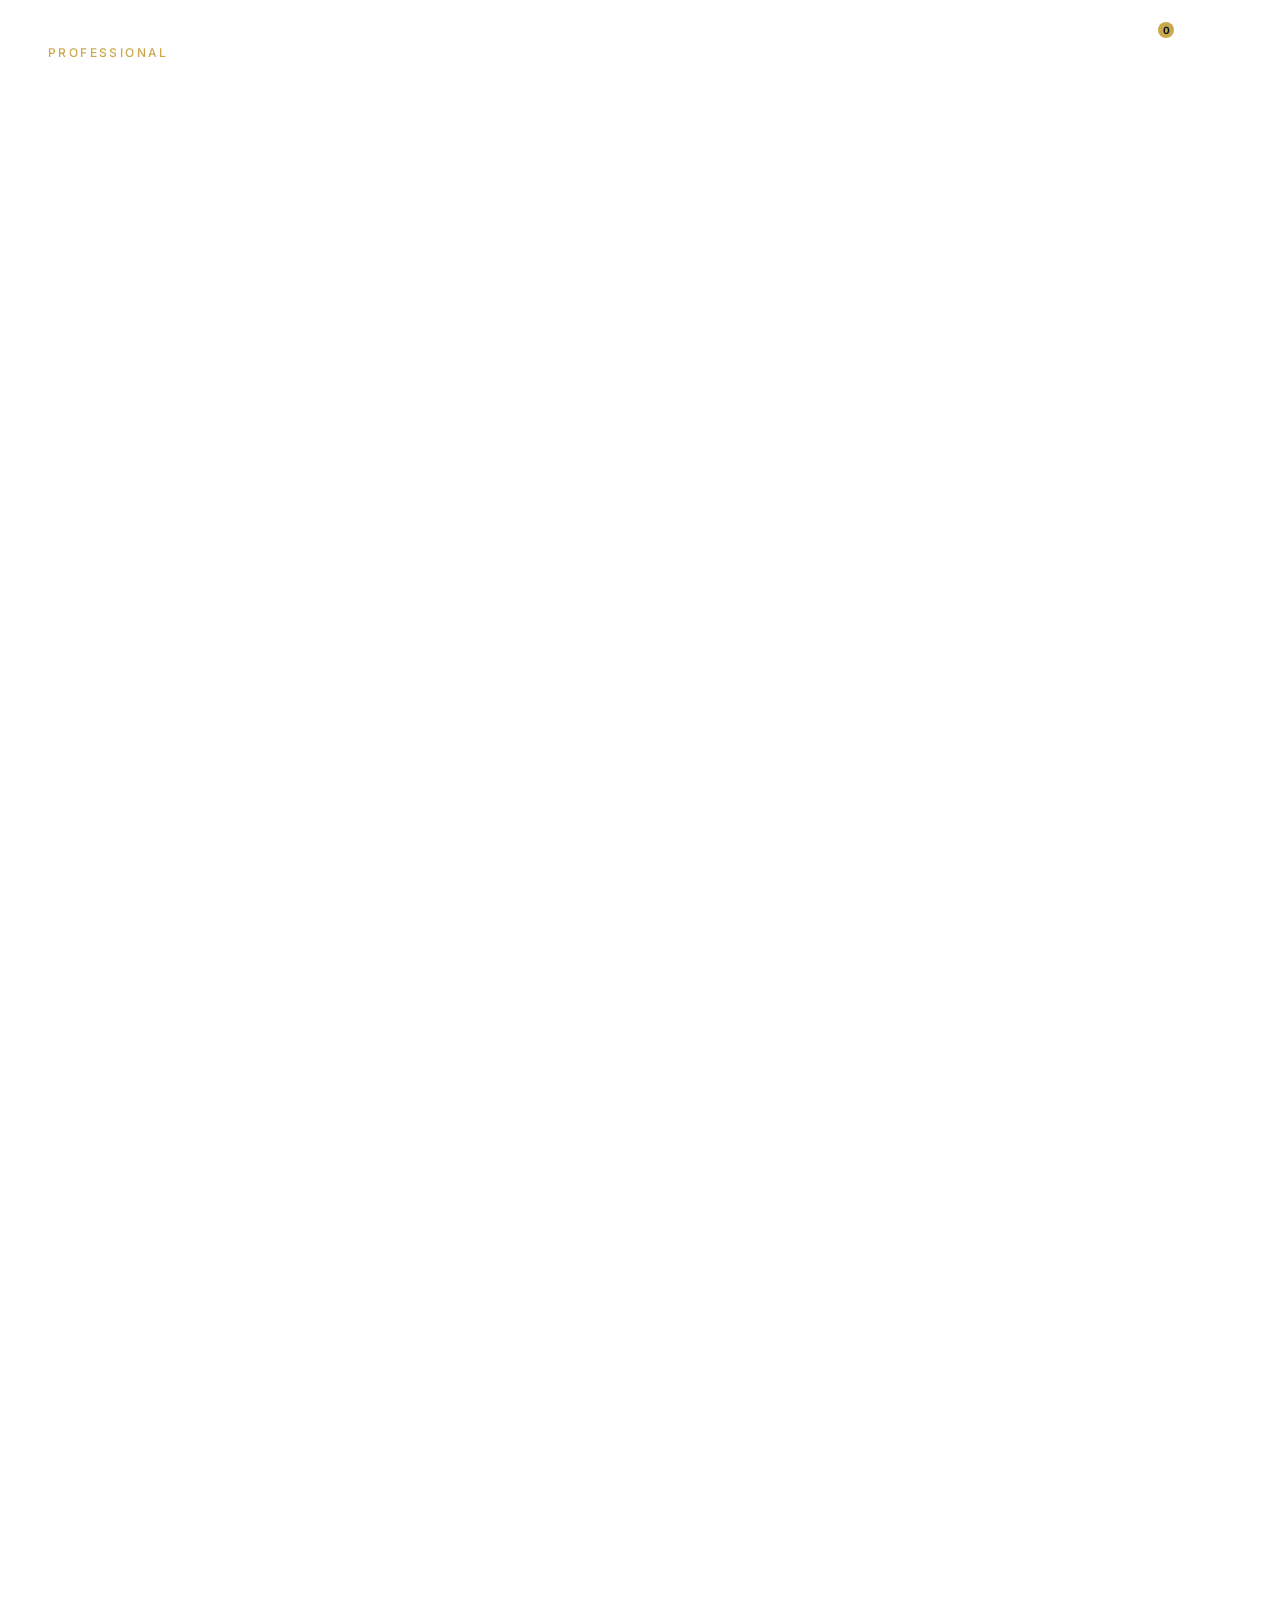
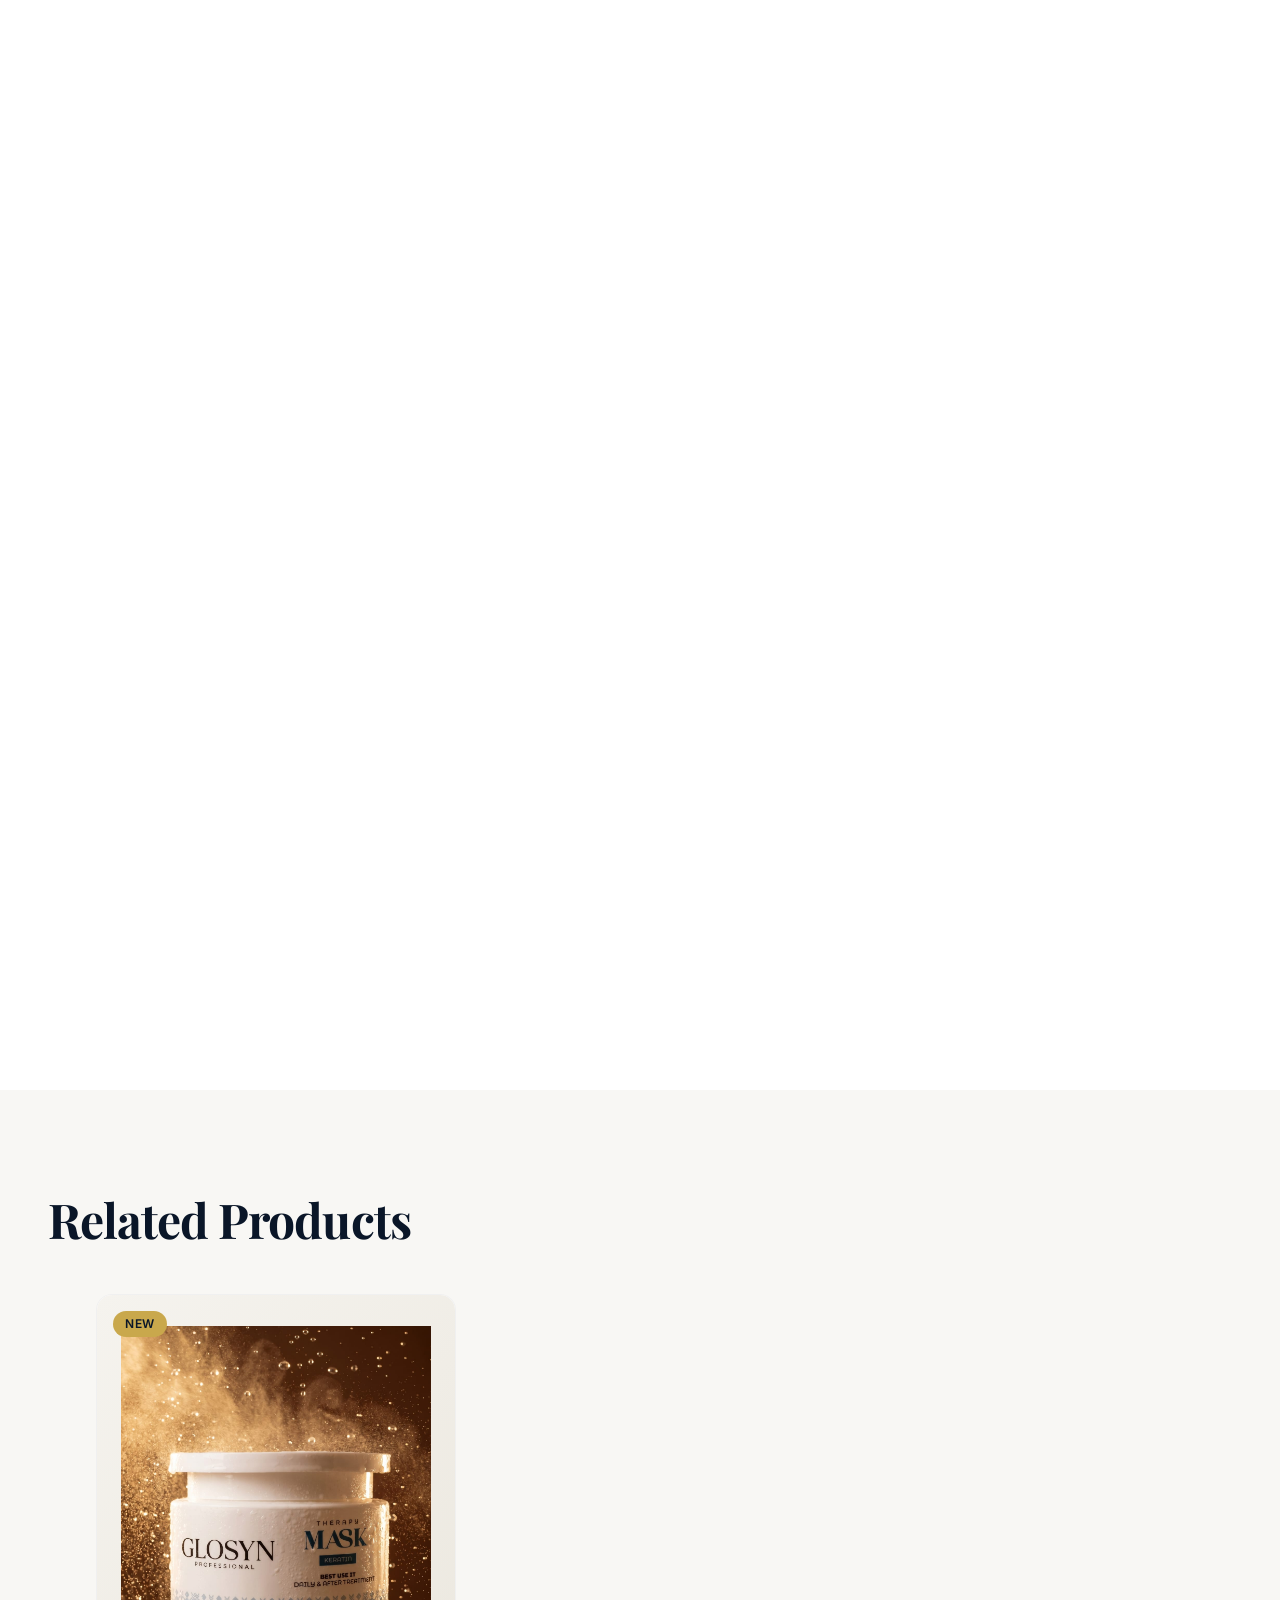
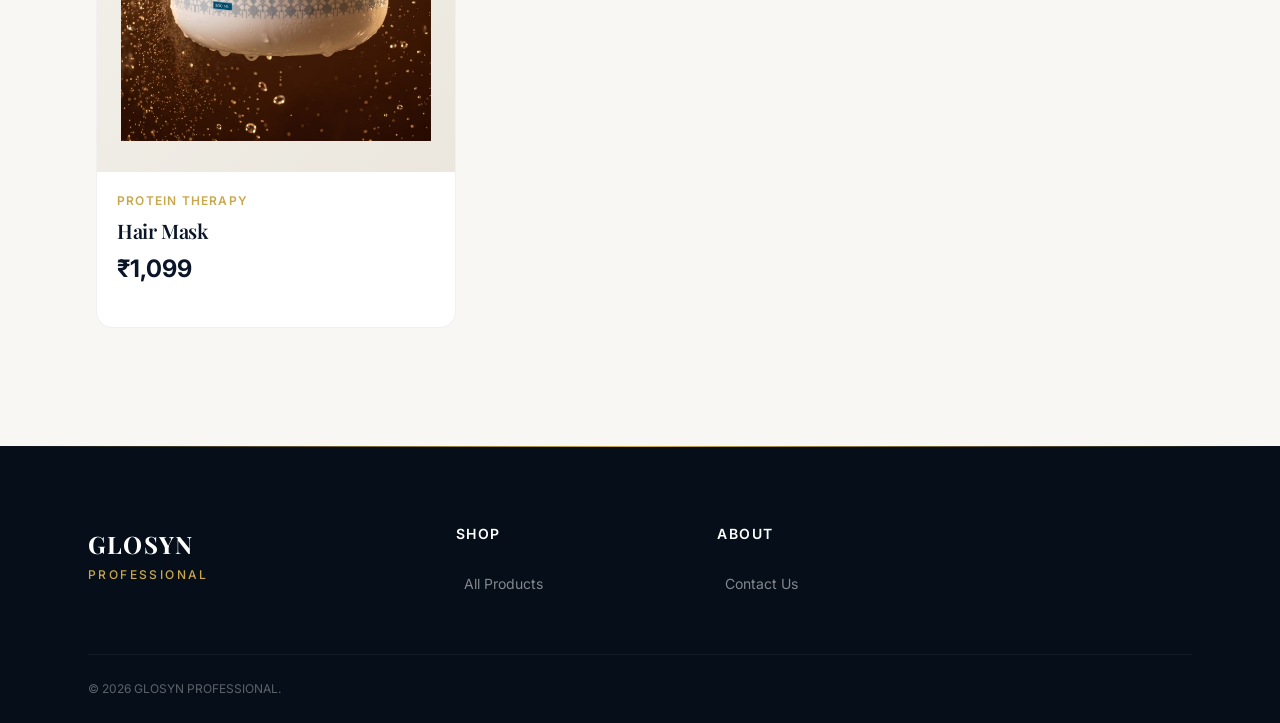
<file: product-detail.html>
<!DOCTYPE html>
<html lang="en" data-theme="light">
<head>
  <meta charset="UTF-8">
  <meta name="viewport" content="width=device-width, initial-scale=1.0">
  <title>Product Details | GLOSYN PROFESSIONAL</title>
  
  <!-- CSS -->
  <link rel="stylesheet" href="css/variables.css">
  <link rel="stylesheet" href="css/base.css">
  <link rel="stylesheet" href="css/components/navbar.css">
  <link rel="stylesheet" href="css/components/products.css">
  <link rel="stylesheet" href="css/components/footer.css">
  <link rel="stylesheet" href="css/pages/products.css">
</head>
<body>
  <!-- Navbar -->
  <nav class="navbar scrolled">
    <div class="navbar-inner">
      <a href="index.html" class="navbar-logo">
        <div class="navbar-logo-text">GLOSYN<span>Professional</span></div>
      </a>
      
      <div class="navbar-links">
        <a href="index.html">Home</a>
        <a href="about.html">About Brand</a>
        <a href="products.html">Products</a>
        <a href="contact.html">Contact</a>
      </div>
      
      <div class="navbar-actions">
        <a href="cart.html" class="navbar-action-btn" aria-label="Cart">
          <svg viewBox="0 0 24 24" fill="none" stroke="currentColor" stroke-width="2"><circle cx="9" cy="21" r="1"></circle><circle cx="20" cy="21" r="1"></circle><path d="M1 1h4l2.68 13.39a2 2 0 0 0 2 1.61h9.72a2 2 0 0 0 2-1.61L23 6H6"></path></svg>
          <span class="cart-badge">0</span>
        </a>
        <button class="theme-toggle" aria-label="Toggle theme">
          <svg class="icon-moon" viewBox="0 0 24 24" fill="none" stroke="currentColor" stroke-width="2"><path d="M21 12.79A9 9 0 1 1 11.21 3 7 7 0 0 0 21 12.79z"></path></svg>
          <svg class="icon-sun" viewBox="0 0 24 24" fill="none" stroke="currentColor" stroke-width="2"><circle cx="12" cy="12" r="5"></circle><line x1="12" y1="1" x2="12" y2="3"></line><line x1="12" y1="21" x2="12" y2="23"></line><line x1="4.22" y1="4.22" x2="5.64" y2="5.64"></line><line x1="18.36" y1="18.36" x2="19.78" y2="19.78"></line></svg>
        </button>
      </div>
      <div class="navbar-mobile-toggle"><span></span><span></span><span></span></div>
    </div>
  </nav>

  <!-- Mobile Menu -->
  <div class="mobile-menu-overlay"></div>
  <div class="mobile-menu">
    <a href="index.html">Home</a>
    <a href="about.html">About Brand</a>
    <a href="products.html">Products</a>
    <a href="contact.html">Contact</a>
  </div>

  <main>
    <section class="product-detail">
      <div class="container-wide" id="productDetailContainer">
        <!-- Loading state -->
        <div style="text-align: center; padding: 100px 0;">
          <div class="preloader-logo" style="color: var(--color-navy);">Loading...</div>
        </div>
      </div>
    </section>

    <!-- Related Products -->
    <section class="related-products">
      <div class="container-wide">
        <h2 class="section-heading" style="margin-bottom: var(--space-8);">Related Products</h2>
        <div class="product-showcase-scroll" id="relatedProductsContainer">
          <!-- Injected by JS -->
        </div>
      </div>
    </section>
  </main>

  <!-- Footer -->
  <footer class="site-footer">
    <div class="container">
      <div class="footer-top">
        <div class="footer-brand">
          <div class="footer-logo-text">GLOSYN<span>Professional</span></div>
        </div>
        <div class="footer-column">
          <h4>Shop</h4><ul><li><a href="products.html">All Products</a></li></ul>
        </div>
        <div class="footer-column">
          <h4>About</h4><ul><li><a href="contact.html">Contact Us</a></li></ul>
        </div>
      </div>
      <div class="footer-bottom"><p>&copy; 2026 GLOSYN PROFESSIONAL.</p></div>
    </div>
  </footer>

  <!-- Scripts -->
  <script src="js/data/products.js"></script>
  <script src="js/app.js"></script>
  <script>
    document.addEventListener('DOMContentLoaded', () => {
      if (typeof GLOSYN_PRODUCTS === 'undefined') return;

      const container = document.getElementById('productDetailContainer');
      const relatedContainer = document.getElementById('relatedProductsContainer');
      
      // Get product ID from URL
      const urlParams = new URLSearchParams(window.location.search);
      const productId = urlParams.get('id') || 'bluetox-treatment'; // Default for demo
      
      const product = GLOSYN_PRODUCTS.find(p => p.id === productId);
      
      if (!product) {
        container.innerHTML = `
          <div class="text-center" style="padding: 100px 0;">
            <h1 class="section-heading">Product Not Found</h1>
            <p>The product you are looking for does not exist or has been removed.</p>
            <a href="products.html" class="btn btn-primary" style="margin-top: 20px;">Return to Shop</a>
          </div>
        `;
        return;
      }

      // Update Page Title
      document.title = `${product.name} | GLOSYN PROFESSIONAL`;

      // Render Product
      let benefitsHtml = product.benefits.map(b => `
        <div class="benefit-item">
          <svg viewBox="0 0 24 24" fill="none" stroke="currentColor" stroke-width="2"><polyline points="20 6 9 17 4 12"></polyline></svg>
          ${b}
        </div>
      `).join('');

      let usageHtml = product.usage.map(u => `<li>${u}</li>`).join('');
      let idealForHtml = product.idealFor.map(i => `<li>${i}</li>`).join('');
      
      let specsHtml = Object.entries(product.specifications).map(([key, val]) => `
        <li><strong>${key}:</strong> ${val}</li>
      `).join('');

      let thumbsHtml = product.images.map((img, idx) => `
        <div class="product-gallery-thumb ${idx === 0 ? 'active' : ''}" data-src="${img}">
          <img src="${img}" alt="${product.name} view ${idx + 1}">
        </div>
      `).join('');

      container.innerHTML = `
        <div class="product-detail-grid">
          <!-- Gallery -->
          <div class="product-gallery reveal-left">
            <div class="product-gallery-main">
              ${product.badge ? `<span class="product-badge badge-${product.badge}">${product.badge === 'bestseller' ? 'Best Seller' : 'New'}</span>` : ''}
              <img id="mainImage" src="${product.image}" alt="${product.name}">
            </div>
            ${product.images.length > 1 ? `<div class="product-gallery-thumbs">${thumbsHtml}</div>` : ''}
          </div>

          <!-- Info -->
          <div class="product-info reveal-right">
            <a href="products.html?category=${product.categorySlug}" class="product-info-category">${product.category}</a>
            <h1>${product.name}</h1>
            <p class="product-info-tagline">"${product.tagline}"</p>
            
            <div class="testimonial-stars" style="margin-bottom: var(--space-4);">
              <svg viewBox="0 0 24 24"><path d="M12 2l3.09 6.26L22 9.27l-5 4.87 1.18 6.88L12 17.77l-6.18 3.25L7 14.14 2 9.27l6.91-1.01L12 2z"></path></svg>
              <svg viewBox="0 0 24 24"><path d="M12 2l3.09 6.26L22 9.27l-5 4.87 1.18 6.88L12 17.77l-6.18 3.25L7 14.14 2 9.27l6.91-1.01L12 2z"></path></svg>
              <svg viewBox="0 0 24 24"><path d="M12 2l3.09 6.26L22 9.27l-5 4.87 1.18 6.88L12 17.77l-6.18 3.25L7 14.14 2 9.27l6.91-1.01L12 2z"></path></svg>
              <svg viewBox="0 0 24 24"><path d="M12 2l3.09 6.26L22 9.27l-5 4.87 1.18 6.88L12 17.77l-6.18 3.25L7 14.14 2 9.27l6.91-1.01L12 2z"></path></svg>
              <svg viewBox="0 0 24 24"><path d="M12 2l3.09 6.26L22 9.27l-5 4.87 1.18 6.88L12 17.77l-6.18 3.25L7 14.14 2 9.27l6.91-1.01L12 2z"></path></svg>
              <span style="font-size: var(--fs-sm); color: var(--text-tertiary); margin-left: 8px;">(${product.reviewCount} reviews)</span>
            </div>

            <div class="product-info-price">
              <span class="currency">${product.currency}</span>${GlosynApp.formatPrice(product.price)}
            </div>
            
            <p class="product-info-description">${product.description}</p>
            
            <div class="product-benefits">
              <h3>Key Benefits</h3>
              <div class="benefit-list">
                ${benefitsHtml}
              </div>
            </div>

            <div class="product-actions">
              <button class="btn btn-primary" ${!product.inStock ? 'disabled style="opacity:0.5;"' : ''}>
                ${product.inStock ? 'Add to Cart' : 'Out of Stock'}
              </button>
              <button class="btn btn-outline" style="flex: 0 0 56px; padding: 0;">
                <svg viewBox="0 0 24 24" fill="none" stroke="currentColor" stroke-width="2" style="width:20px;height:20px;"><path d="M20.84 4.61a5.5 5.5 0 0 0-7.78 0L12 5.67l-1.06-1.06a5.5 5.5 0 0 0-7.78 7.78l1.06 1.06L12 21.23l7.78-7.78 1.06-1.06a5.5 5.5 0 0 0 0-7.78z"></path></svg>
              </button>
            </div>

            <!-- Accordions -->
            <div class="product-accordion">
              <div class="accordion-item open">
                <div class="accordion-header">
                  Usage Instructions
                  <svg viewBox="0 0 24 24" fill="none" stroke="currentColor" stroke-width="2"><polyline points="6 9 12 15 18 9"></polyline></svg>
                </div>
                <div class="accordion-content">
                  <div class="accordion-content-inner">
                    <p style="margin-bottom:10px;"><strong>Professional Usage:</strong></p>
                    <ul>${usageHtml}</ul>
                  </div>
                </div>
              </div>

              <div class="accordion-item">
                <div class="accordion-header">
                  Ideal For
                  <svg viewBox="0 0 24 24" fill="none" stroke="currentColor" stroke-width="2"><polyline points="6 9 12 15 18 9"></polyline></svg>
                </div>
                <div class="accordion-content">
                  <div class="accordion-content-inner">
                    <ul>${idealForHtml}</ul>
                  </div>
                </div>
              </div>

              <div class="accordion-item">
                <div class="accordion-header">
                  Ingredients & Specs
                  <svg viewBox="0 0 24 24" fill="none" stroke="currentColor" stroke-width="2"><polyline points="6 9 12 15 18 9"></polyline></svg>
                </div>
                <div class="accordion-content">
                  <div class="accordion-content-inner">
                    <p style="margin-bottom:15px;"><strong>Key Ingredients:</strong> ${product.ingredients}</p>
                    <ul>${specsHtml}</ul>
                  </div>
                </div>
              </div>
            </div>
          </div>
        </div>
      `;

      // Accordion Logic
      document.querySelectorAll('.accordion-header').forEach(header => {
        header.addEventListener('click', () => {
          const item = header.parentElement;
          item.classList.toggle('open');
        });
      });

      // Gallery Thumbnails Logic
      const mainImage = document.getElementById('mainImage');
      document.querySelectorAll('.product-gallery-thumb').forEach(thumb => {
        thumb.addEventListener('click', () => {
          document.querySelectorAll('.product-gallery-thumb').forEach(t => t.classList.remove('active'));
          thumb.classList.add('active');
          mainImage.src = thumb.dataset.src;
        });
      });

      // Related Products (same category, exclude current)
      const related = GLOSYN_PRODUCTS
        .filter(p => p.categorySlug === product.categorySlug && p.id !== product.id)
        .slice(0, 4);

      if (related.length > 0) {
        related.forEach(rel => {
          const card = document.createElement('div');
          card.className = 'product-card product-card-featured';
          
          let badgeHtml = '';
          if (rel.badge) badgeHtml = `<span class="product-badge badge-${rel.badge}">${rel.badge === 'bestseller' ? 'Best Seller' : 'New'}</span>`;
          
          card.innerHTML = `
            <a href="product-detail.html?id=${rel.id}">
              <div class="product-card-image">
                ${badgeHtml}
                <img src="${rel.image}" alt="${rel.name}">
              </div>
              <div class="product-card-content">
                <div class="product-card-category">${rel.category}</div>
                <h3 class="product-card-title">${rel.name}</h3>
                <div class="product-card-price">
                  <span class="product-price-current">${rel.currency}${GlosynApp.formatPrice(rel.price)}</span>
                </div>
              </div>
            </a>
          `;
          relatedContainer.appendChild(card);
        });
      } else {
        document.querySelector('.related-products').style.display = 'none';
      }
    });
  </script>
</body>
</html>
</file>
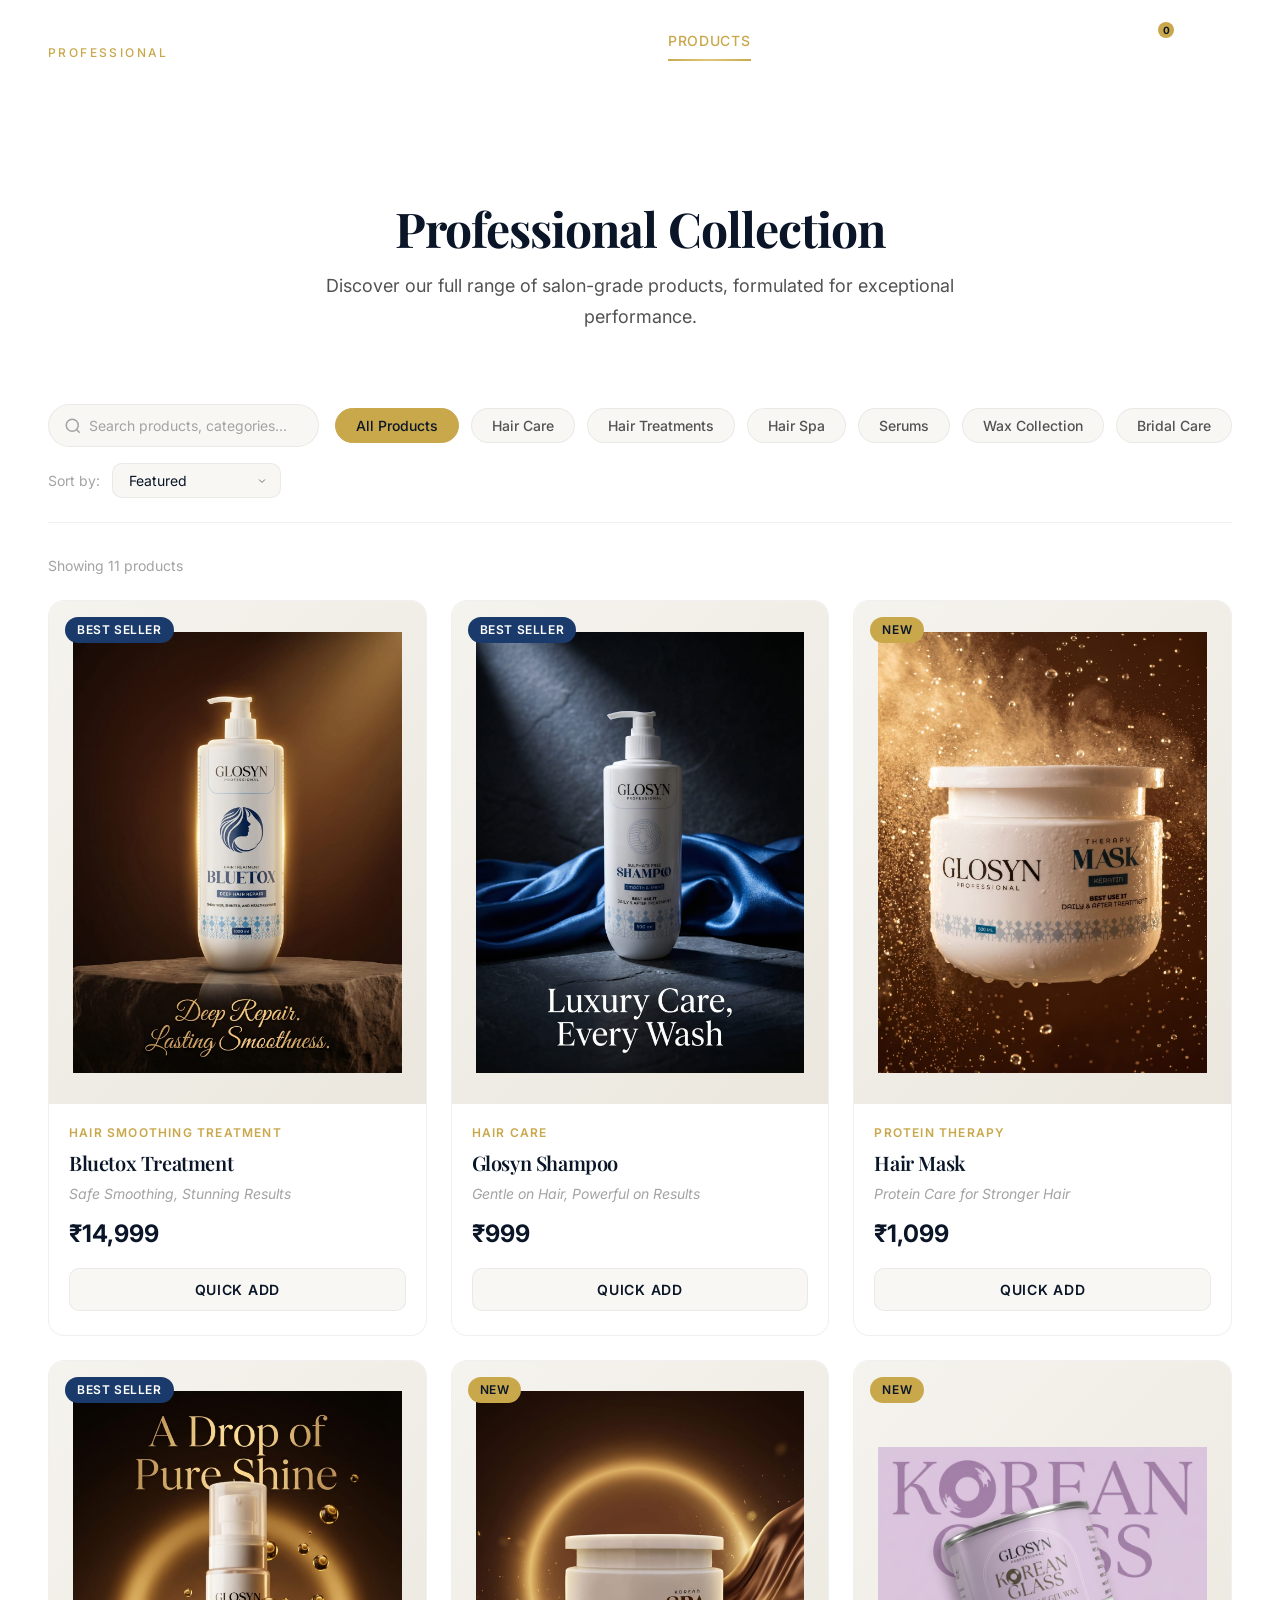
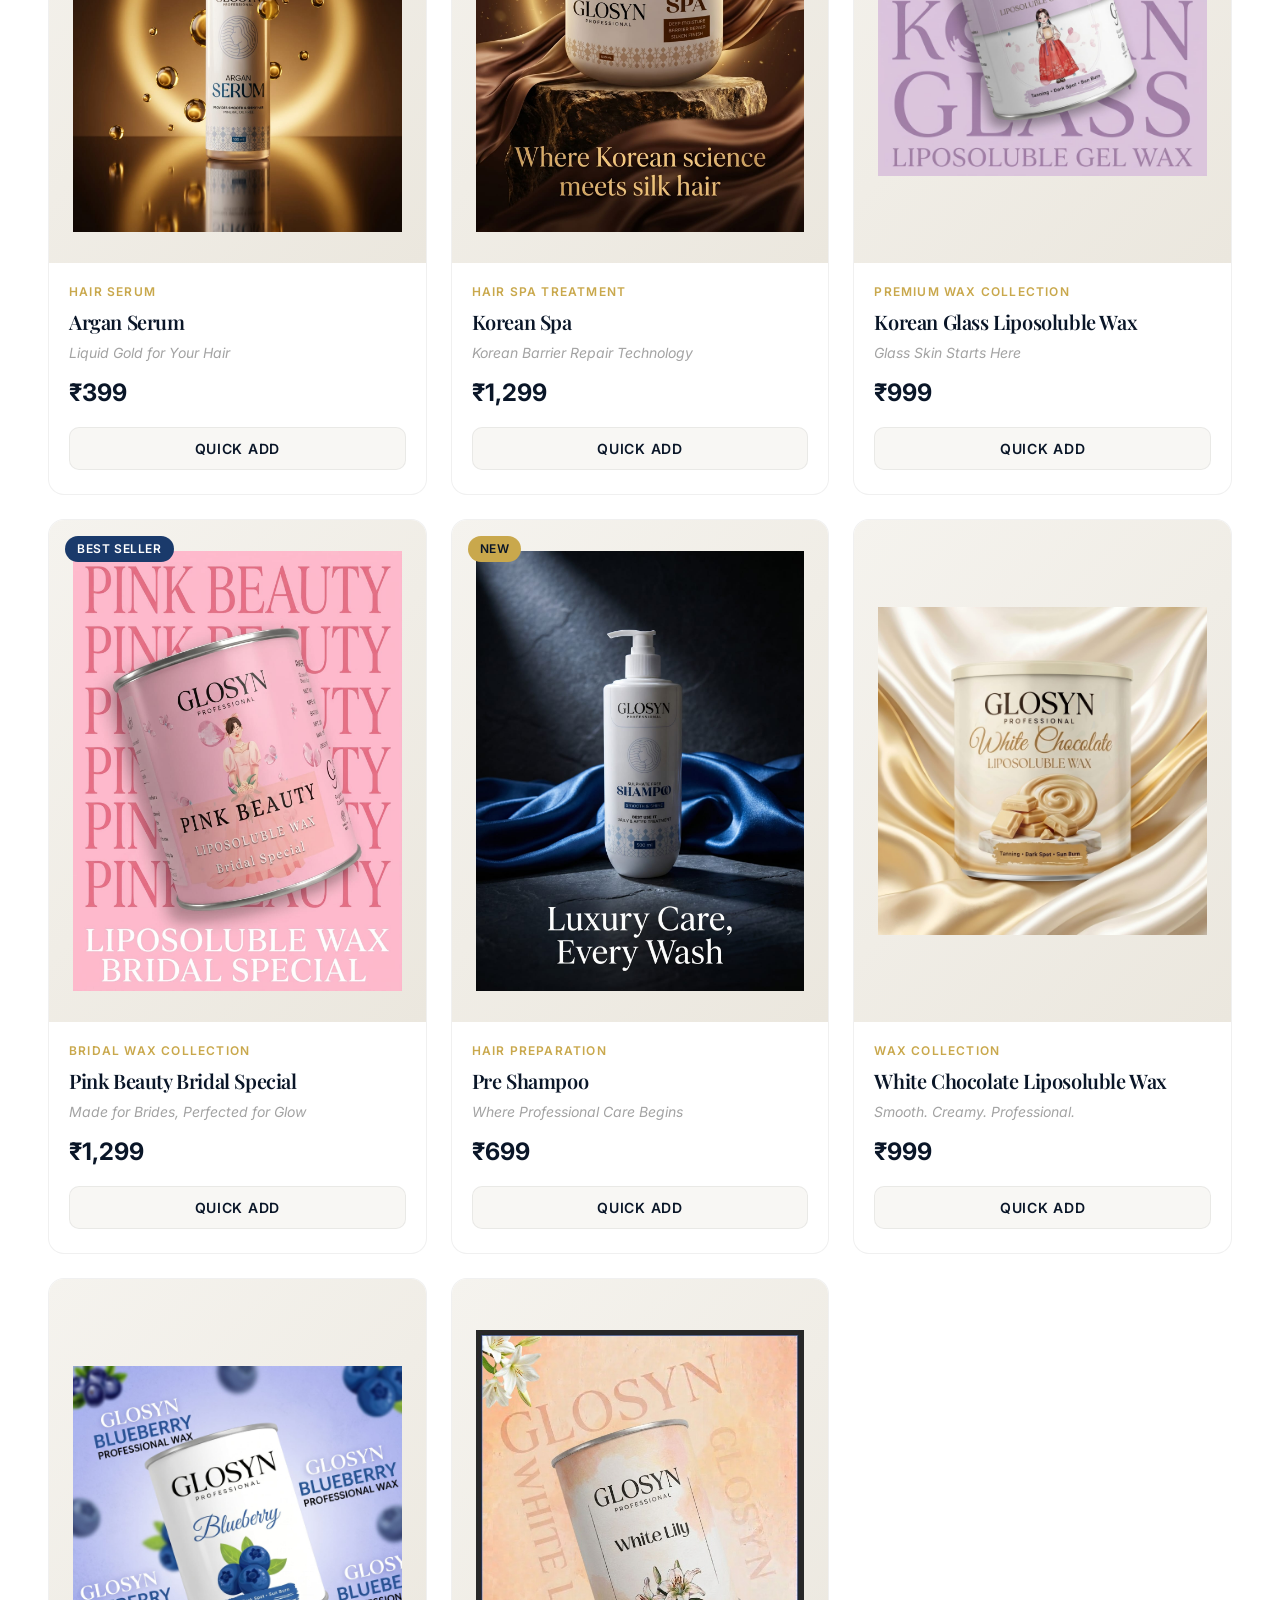
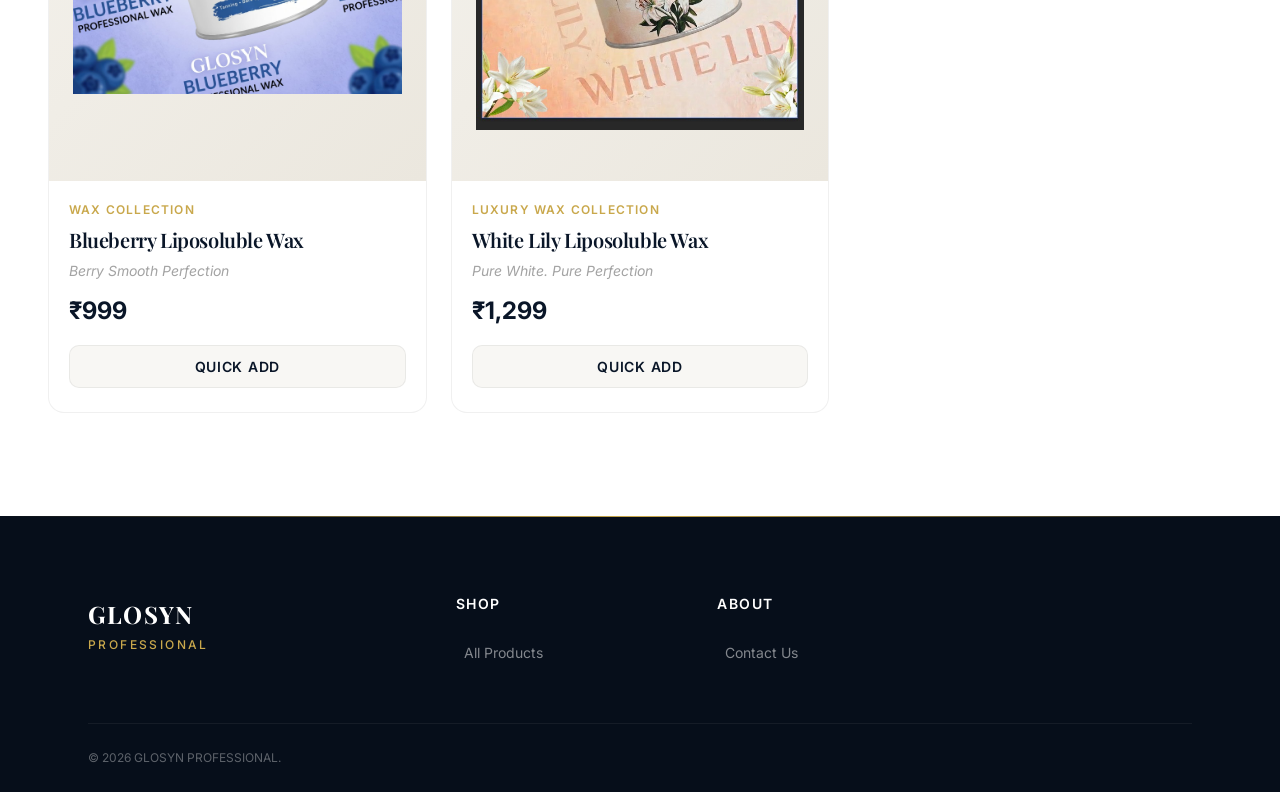
<file: products.html>
<!DOCTYPE html>
<html lang="en" data-theme="light">
<head>
  <meta charset="UTF-8">
  <meta name="viewport" content="width=device-width, initial-scale=1.0">
  <title>Products | GLOSYN PROFESSIONAL</title>
  
  <!-- CSS -->
  <link rel="stylesheet" href="css/variables.css">
  <link rel="stylesheet" href="css/base.css">
  <link rel="stylesheet" href="css/components/navbar.css">
  <link rel="stylesheet" href="css/components/products.css">
  <link rel="stylesheet" href="css/components/footer.css">
  <link rel="stylesheet" href="css/pages/products.css">
</head>
<body>
  <!-- Navbar -->
  <nav class="navbar scrolled">
    <div class="navbar-inner">
      <a href="index.html" class="navbar-logo">
        <div class="navbar-logo-text">GLOSYN<span>Professional</span></div>
      </a>
      
      <div class="navbar-links">
        <a href="index.html">Home</a>
        <a href="about.html">About Brand</a>
        <a href="products.html" class="active">Products</a>
        <a href="contact.html">Contact</a>
      </div>
      
      <div class="navbar-actions">
        <a href="cart.html" class="navbar-action-btn" aria-label="Cart">
          <svg viewBox="0 0 24 24" fill="none" stroke="currentColor" stroke-width="2"><circle cx="9" cy="21" r="1"></circle><circle cx="20" cy="21" r="1"></circle><path d="M1 1h4l2.68 13.39a2 2 0 0 0 2 1.61h9.72a2 2 0 0 0 2-1.61L23 6H6"></path></svg>
          <span class="cart-badge">0</span>
        </a>
        <button class="theme-toggle" aria-label="Toggle theme">
          <svg class="icon-moon" viewBox="0 0 24 24" fill="none" stroke="currentColor" stroke-width="2"><path d="M21 12.79A9 9 0 1 1 11.21 3 7 7 0 0 0 21 12.79z"></path></svg>
          <svg class="icon-sun" viewBox="0 0 24 24" fill="none" stroke="currentColor" stroke-width="2"><circle cx="12" cy="12" r="5"></circle><line x1="12" y1="1" x2="12" y2="3"></line><line x1="12" y1="21" x2="12" y2="23"></line><line x1="4.22" y1="4.22" x2="5.64" y2="5.64"></line><line x1="18.36" y1="18.36" x2="19.78" y2="19.78"></line></svg>
        </button>
      </div>
      <div class="navbar-mobile-toggle"><span></span><span></span><span></span></div>
    </div>
  </nav>

  <!-- Mobile Menu -->
  <div class="mobile-menu-overlay"></div>
  <div class="mobile-menu">
    <a href="index.html">Home</a>
    <a href="about.html">About Brand</a>
    <a href="products.html">Products</a>
    <a href="contact.html">Contact</a>
  </div>

  <main style="padding-top: 100px;">
    <section class="section">
      <div class="container-wide">
        <div class="text-center reveal" style="margin-bottom: var(--space-8);">
          <h1 class="section-heading">Professional Collection</h1>
          <p class="section-subheading">Discover our full range of salon-grade products, formulated for exceptional performance.</p>
        </div>

        <!-- Toolbar -->
        <div class="products-toolbar reveal stagger-children">
          <div class="products-search">
            <svg viewBox="0 0 24 24" fill="none" stroke="currentColor" stroke-width="2"><circle cx="11" cy="11" r="8"></circle><line x1="21" y1="21" x2="16.65" y2="16.65"></line></svg>
            <input type="text" id="searchInput" placeholder="Search products, categories...">
          </div>
          
          <div class="products-filters" id="categoryFilters">
            <button class="filter-btn active" data-category="all">All Products</button>
            <!-- Categories injected by JS -->
          </div>
          
          <div class="products-sort">
            <label for="sortSelect">Sort by:</label>
            <select id="sortSelect">
              <option value="featured">Featured</option>
              <option value="price-asc">Price: Low to High</option>
              <option value="price-desc">Price: High to Low</option>
              <option value="name-asc">Name: A-Z</option>
            </select>
          </div>
        </div>

        <div class="products-count" id="productsCount">Loading products...</div>

        <!-- Products Grid -->
        <div class="products-grid stagger-children" id="productsGrid">
          <!-- Products injected by JS -->
        </div>
      </div>
    </section>
  </main>

  <!-- Footer -->
  <footer class="site-footer">
    <div class="container">
      <div class="footer-top">
        <div class="footer-brand">
          <div class="footer-logo-text">GLOSYN<span>Professional</span></div>
        </div>
        <div class="footer-column">
          <h4>Shop</h4><ul><li><a href="products.html">All Products</a></li></ul>
        </div>
        <div class="footer-column">
          <h4>About</h4><ul><li><a href="contact.html">Contact Us</a></li></ul>
        </div>
      </div>
      <div class="footer-bottom"><p>&copy; 2026 GLOSYN PROFESSIONAL.</p></div>
    </div>
  </footer>

  <!-- Scripts -->
  <script src="js/data/products.js"></script>
  <script src="js/app.js"></script>
  <script>
    document.addEventListener('DOMContentLoaded', () => {
      if (typeof GLOSYN_PRODUCTS === 'undefined') return;

      const grid = document.getElementById('productsGrid');
      const countEl = document.getElementById('productsCount');
      const filtersContainer = document.getElementById('categoryFilters');
      const searchInput = document.getElementById('searchInput');
      const sortSelect = document.getElementById('sortSelect');

      let currentProducts = [...GLOSYN_PRODUCTS];
      let currentCategory = new URLSearchParams(window.location.search).get('category') || 'all';
      let searchQuery = '';
      let currentSort = 'featured';

      // Initialize
      renderFilters();
      applyFilters();

      // Events
      searchInput.addEventListener('input', (e) => {
        searchQuery = e.target.value.toLowerCase();
        applyFilters();
      });

      sortSelect.addEventListener('change', (e) => {
        currentSort = e.target.value;
        applyFilters();
      });

      function renderFilters() {
        filtersContainer.innerHTML = '';
        GLOSYN_CATEGORIES.forEach(cat => {
          const btn = document.createElement('button');
          btn.className = `filter-btn ${cat.slug === currentCategory ? 'active' : ''}`;
          btn.dataset.category = cat.slug;
          btn.textContent = cat.name;
          btn.addEventListener('click', () => {
            document.querySelectorAll('.filter-btn').forEach(b => b.classList.remove('active'));
            btn.classList.add('active');
            currentCategory = cat.slug;
            
            // Update URL without reload
            const url = new URL(window.location);
            if (currentCategory === 'all') {
              url.searchParams.delete('category');
            } else {
              url.searchParams.set('category', currentCategory);
            }
            window.history.pushState({}, '', url);
            
            applyFilters();
          });
          filtersContainer.appendChild(btn);
        });
      }

      function applyFilters() {
        // Filter by category
        let filtered = GLOSYN_PRODUCTS;
        if (currentCategory !== 'all') {
          filtered = filtered.filter(p => p.categorySlug === currentCategory);
        }

        // Filter by search
        if (searchQuery) {
          filtered = filtered.filter(p => 
            p.name.toLowerCase().includes(searchQuery) || 
            p.category.toLowerCase().includes(searchQuery) ||
            p.description.toLowerCase().includes(searchQuery)
          );
        }

        // Sort
        filtered.sort((a, b) => {
          if (currentSort === 'price-asc') return a.price - b.price;
          if (currentSort === 'price-desc') return b.price - a.price;
          if (currentSort === 'name-asc') return a.name.localeCompare(b.name);
          // Featured default
          if (a.featured && !b.featured) return -1;
          if (!a.featured && b.featured) return 1;
          return 0;
        });

        currentProducts = filtered;
        renderProducts();
      }

      function renderProducts() {
        grid.innerHTML = '';
        countEl.textContent = `Showing ${currentProducts.length} product${currentProducts.length !== 1 ? 's' : ''}`;

        if (currentProducts.length === 0) {
          grid.innerHTML = `
            <div class="products-empty">
              <svg viewBox="0 0 24 24" fill="none" stroke="currentColor" stroke-width="2"><circle cx="11" cy="11" r="8"></circle><line x1="21" y1="21" x2="16.65" y2="16.65"></line></svg>
              <h3>No products found</h3>
              <p>Try adjusting your search or filter criteria.</p>
              <button class="btn btn-primary" style="margin-top:20px" onclick="document.querySelector('[data-category=\\'all\\']').click(); document.getElementById('searchInput').value=''">Clear Filters</button>
            </div>
          `;
          return;
        }

        currentProducts.forEach((product, index) => {
          const card = document.createElement('div');
          card.className = 'product-card';
          card.style.animationDelay = `${index * 50}ms`;
          
          let badgeHtml = '';
          if (product.badge) {
            badgeHtml = `<span class="product-badge badge-${product.badge}">${product.badge === 'bestseller' ? 'Best Seller' : 'New'}</span>`;
          }
          if (!product.inStock) {
            badgeHtml = `<span class="product-badge badge-oos">Out of Stock</span>`;
          }
          
          card.innerHTML = `
            <a href="product-detail.html?id=${product.id}">
              <div class="product-card-image">
                ${badgeHtml}
                <img src="${product.image}" alt="${product.name}">
                <div class="product-card-overlay">
                  <button class="product-card-overlay-btn" onclick="event.preventDefault();" aria-label="Add to Wishlist">
                    <svg viewBox="0 0 24 24" fill="none" stroke="currentColor" stroke-width="2"><path d="M20.84 4.61a5.5 5.5 0 0 0-7.78 0L12 5.67l-1.06-1.06a5.5 5.5 0 0 0-7.78 7.78l1.06 1.06L12 21.23l7.78-7.78 1.06-1.06a5.5 5.5 0 0 0 0-7.78z"></path></svg>
                  </button>
                  <button class="product-card-overlay-btn" aria-label="View Details">
                    <svg viewBox="0 0 24 24" fill="none" stroke="currentColor" stroke-width="2"><circle cx="12" cy="12" r="10"></circle><line x1="12" y1="16" x2="12" y2="12"></line><line x1="12" y1="8" x2="12.01" y2="8"></line></svg>
                  </button>
                </div>
              </div>
              <div class="product-card-content">
                <div class="product-card-category">${product.category}</div>
                <h3 class="product-card-title">${product.name}</h3>
                <div class="product-card-tagline">${product.tagline}</div>
                <div class="product-card-price">
                  <span class="product-price-current">${product.currency}${GlosynApp.formatPrice(product.price)}</span>
                </div>
                <button class="product-card-action" onclick="event.preventDefault();">Quick Add</button>
              </div>
            </a>
          `;
          grid.appendChild(card);
          
          // Trigger reflow for animation
          setTimeout(() => card.classList.add('active'), 10);
        });
      }
    });
  </script>
</body>
</html>
</file>
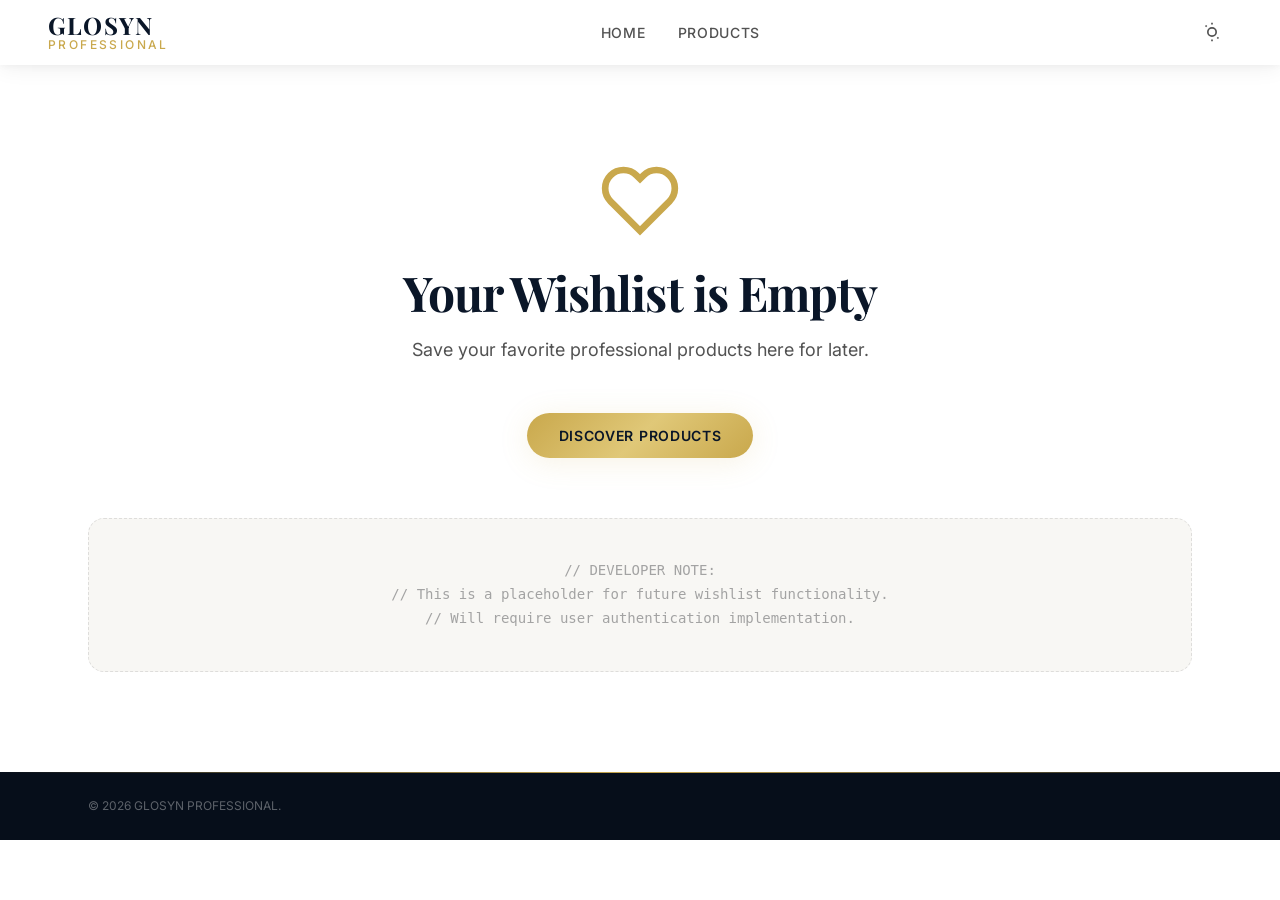
<file: wishlist.html>
<!DOCTYPE html>
<html lang="en" data-theme="light">
<head>
  <meta charset="UTF-8">
  <meta name="viewport" content="width=device-width, initial-scale=1.0">
  <title>Wishlist | GLOSYN PROFESSIONAL</title>
  <link rel="stylesheet" href="css/variables.css">
  <link rel="stylesheet" href="css/base.css">
  <link rel="stylesheet" href="css/components/navbar.css">
  <link rel="stylesheet" href="css/components/footer.css">
</head>
<body>
  <nav class="navbar scrolled">
    <div class="navbar-inner">
      <a href="index.html" class="navbar-logo">
        <div class="navbar-logo-text">GLOSYN<span>Professional</span></div>
      </a>
      <div class="navbar-links">
        <a href="index.html">Home</a>
        <a href="products.html">Products</a>
      </div>
      <div class="navbar-actions">
        <button class="theme-toggle" aria-label="Toggle theme">
          <svg class="icon-moon" viewBox="0 0 24 24" fill="none" stroke="currentColor" stroke-width="2"><path d="M21 12.79A9 9 0 1 1 11.21 3 7 7 0 0 0 21 12.79z"></path></svg>
          <svg class="icon-sun" viewBox="0 0 24 24" fill="none" stroke="currentColor" stroke-width="2"><circle cx="12" cy="12" r="5"></circle><line x1="12" y1="1" x2="12" y2="3"></line><line x1="12" y1="21" x2="12" y2="23"></line><line x1="4.22" y1="4.22" x2="5.64" y2="5.64"></line><line x1="18.36" y1="18.36" x2="19.78" y2="19.78"></line></svg>
        </button>
      </div>
    </div>
  </nav>

  <main style="padding: 160px 0 100px; text-align: center;">
    <div class="container reveal">
      <svg viewBox="0 0 24 24" fill="none" stroke="var(--color-gold)" stroke-width="2" style="width: 80px; height: 80px; margin-bottom: 20px;">
        <path d="M20.84 4.61a5.5 5.5 0 0 0-7.78 0L12 5.67l-1.06-1.06a5.5 5.5 0 0 0-7.78 7.78l1.06 1.06L12 21.23l7.78-7.78 1.06-1.06a5.5 5.5 0 0 0 0-7.78z"></path>
      </svg>
      <h1 class="section-heading">Your Wishlist is Empty</h1>
      <p class="section-subheading">Save your favorite professional products here for later.</p>
      <a href="products.html" class="btn btn-primary">Discover Products</a>
      
      <div style="margin-top: 60px; padding: 40px; background: var(--bg-secondary); border-radius: var(--radius-lg); border: 1px dashed var(--border-medium);">
        <p style="font-family: var(--font-mono); font-size: var(--fs-sm); color: var(--text-tertiary);">
          // DEVELOPER NOTE:<br>
          // This is a placeholder for future wishlist functionality.<br>
          // Will require user authentication implementation.
        </p>
      </div>
    </div>
  </main>

  <footer class="site-footer">
    <div class="container">
      <div class="footer-bottom" style="border-top: none;"><p>&copy; 2026 GLOSYN PROFESSIONAL.</p></div>
    </div>
  </footer>
  <script src="js/app.js"></script>
</body>
</html>
</file>
<file: css/variables.css>
/* ============================================
   GLOSYN PROFESSIONAL — Design Tokens
   Premium Salon Brand CSS Variables
   ============================================ */

:root {
  /* ── Primary Palette ── */
  --color-royal-blue: #1a3a6b;
  --color-royal-blue-light: #2a5298;
  --color-royal-blue-dark: #0f2340;
  --color-navy: #0a1628;
  --color-navy-deep: #060e1a;

  /* ── Accent & Gold ── */
  --color-gold: #c9a84c;
  --color-gold-light: #e0c878;
  --color-gold-dark: #9e7e2e;
  --color-gold-shimmer: linear-gradient(135deg, #c9a84c 0%, #e0c878 50%, #c9a84c 100%);

  /* ── Neutrals ── */
  --color-white: #ffffff;
  --color-off-white: #f8f7f4;
  --color-cream: #faf9f6;
  --color-silver: #c0c0c0;
  --color-silver-light: #e8e8e8;
  --color-gray-100: #f5f5f5;
  --color-gray-200: #eeeeee;
  --color-gray-300: #d4d4d4;
  --color-gray-400: #a3a3a3;
  --color-gray-500: #737373;
  --color-gray-600: #525252;
  --color-gray-700: #404040;
  --color-gray-800: #262626;
  --color-gray-900: #171717;

  /* ── Semantic Colors ── */
  --color-success: #2d8a4e;
  --color-warning: #d4a017;
  --color-error: #c0392b;
  --color-info: #2a5298;

  /* ── Light Mode (default) ── */
  --bg-primary: var(--color-white);
  --bg-secondary: var(--color-off-white);
  --bg-tertiary: var(--color-cream);
  --bg-card: var(--color-white);
  --bg-glass: rgba(255, 255, 255, 0.72);
  --bg-glass-border: rgba(255, 255, 255, 0.25);
  --bg-overlay: rgba(10, 22, 40, 0.6);
  --bg-hero: linear-gradient(180deg, var(--color-navy) 0%, var(--color-royal-blue-dark) 100%);

  --text-primary: var(--color-navy);
  --text-secondary: var(--color-gray-600);
  --text-tertiary: var(--color-gray-400);
  --text-inverse: var(--color-white);
  --text-gold: var(--color-gold);
  --text-accent: var(--color-royal-blue);

  --border-light: rgba(0, 0, 0, 0.06);
  --border-medium: rgba(0, 0, 0, 0.1);
  --border-accent: var(--color-gold);

  --shadow-sm: 0 1px 3px rgba(0,0,0,0.04), 0 1px 2px rgba(0,0,0,0.06);
  --shadow-md: 0 4px 20px rgba(0,0,0,0.06), 0 2px 8px rgba(0,0,0,0.04);
  --shadow-lg: 0 10px 40px rgba(0,0,0,0.08), 0 4px 16px rgba(0,0,0,0.04);
  --shadow-xl: 0 20px 60px rgba(0,0,0,0.1), 0 8px 24px rgba(0,0,0,0.06);
  --shadow-gold: 0 4px 30px rgba(201, 168, 76, 0.15);
  --shadow-card-hover: 0 20px 50px rgba(0,0,0,0.12);
  --shadow-glass: 0 8px 32px rgba(0,0,0,0.08);

  /* ── Typography ── */
  --font-display: 'Playfair Display', 'Georgia', serif;
  --font-body: 'Inter', -apple-system, BlinkMacSystemFont, 'Segoe UI', sans-serif;
  --font-mono: 'JetBrains Mono', 'Fira Code', monospace;

  --fs-xs: 0.75rem;    /* 12px */
  --fs-sm: 0.875rem;   /* 14px */
  --fs-base: 1rem;     /* 16px */
  --fs-md: 1.125rem;   /* 18px */
  --fs-lg: 1.25rem;    /* 20px */
  --fs-xl: 1.5rem;     /* 24px */
  --fs-2xl: 2rem;      /* 32px */
  --fs-3xl: 2.5rem;    /* 40px */
  --fs-4xl: 3rem;      /* 48px */
  --fs-5xl: 3.75rem;   /* 60px */
  --fs-6xl: 4.5rem;    /* 72px */
  --fs-hero: clamp(2.5rem, 6vw, 5rem);

  --fw-light: 300;
  --fw-regular: 400;
  --fw-medium: 500;
  --fw-semibold: 600;
  --fw-bold: 700;

  --lh-tight: 1.1;
  --lh-snug: 1.25;
  --lh-normal: 1.5;
  --lh-relaxed: 1.7;

  --ls-tight: -0.02em;
  --ls-normal: 0;
  --ls-wide: 0.05em;
  --ls-wider: 0.1em;
  --ls-widest: 0.2em;

  /* ── Spacing ── */
  --space-1: 0.25rem;
  --space-2: 0.5rem;
  --space-3: 0.75rem;
  --space-4: 1rem;
  --space-5: 1.25rem;
  --space-6: 1.5rem;
  --space-8: 2rem;
  --space-10: 2.5rem;
  --space-12: 3rem;
  --space-16: 4rem;
  --space-20: 5rem;
  --space-24: 6rem;
  --space-32: 8rem;
  --space-section: clamp(4rem, 8vw, 8rem);

  /* ── Layout ── */
  --container-sm: 640px;
  --container-md: 768px;
  --container-lg: 1024px;
  --container-xl: 1200px;
  --container-2xl: 1400px;
  --container-padding: clamp(1rem, 4vw, 3rem);

  /* ── Borders ── */
  --radius-sm: 6px;
  --radius-md: 10px;
  --radius-lg: 16px;
  --radius-xl: 24px;
  --radius-2xl: 32px;
  --radius-full: 9999px;

  /* ── Transitions ── */
  --ease-smooth: cubic-bezier(0.4, 0, 0.2, 1);
  --ease-bounce: cubic-bezier(0.34, 1.56, 0.64, 1);
  --ease-luxury: cubic-bezier(0.25, 0.1, 0.25, 1);
  --ease-out: cubic-bezier(0, 0, 0.2, 1);
  --ease-in: cubic-bezier(0.4, 0, 1, 1);

  --duration-fast: 150ms;
  --duration-normal: 300ms;
  --duration-slow: 500ms;
  --duration-slower: 800ms;
  --duration-cinematic: 1200ms;

  /* ── Z-Index Scale ── */
  --z-base: 1;
  --z-dropdown: 100;
  --z-sticky: 200;
  --z-fixed: 300;
  --z-nav: 400;
  --z-modal-backdrop: 500;
  --z-modal: 600;
  --z-popover: 700;
  --z-toast: 800;
  --z-tooltip: 900;
  --z-top: 1000;
}

/* ── Dark Mode ── */
[data-theme="dark"] {
  --bg-primary: var(--color-navy-deep);
  --bg-secondary: var(--color-navy);
  --bg-tertiary: #0d1829;
  --bg-card: rgba(15, 25, 50, 0.8);
  --bg-glass: rgba(10, 22, 40, 0.72);
  --bg-glass-border: rgba(255, 255, 255, 0.08);
  --bg-overlay: rgba(0, 0, 0, 0.7);

  --text-primary: var(--color-off-white);
  --text-secondary: var(--color-gray-400);
  --text-tertiary: var(--color-gray-500);
  --text-inverse: var(--color-navy);
  --text-accent: var(--color-royal-blue-light);

  --border-light: rgba(255, 255, 255, 0.06);
  --border-medium: rgba(255, 255, 255, 0.1);

  --shadow-sm: 0 1px 3px rgba(0,0,0,0.2);
  --shadow-md: 0 4px 20px rgba(0,0,0,0.3);
  --shadow-lg: 0 10px 40px rgba(0,0,0,0.4);
  --shadow-xl: 0 20px 60px rgba(0,0,0,0.5);
  --shadow-gold: 0 4px 30px rgba(201, 168, 76, 0.2);
  --shadow-card-hover: 0 20px 50px rgba(0,0,0,0.5);
  --shadow-glass: 0 8px 32px rgba(0,0,0,0.3);
}
</file>
<file: css/base.css>
/* ============================================
   GLOSYN PROFESSIONAL — Base / Reset Styles
   ============================================ */

@import url('https://fonts.googleapis.com/css2?family=Playfair+Display:ital,wght@0,400;0,500;0,600;0,700;0,800;1,400;1,500&family=Inter:wght@300;400;500;600;700&display=swap');

/* ── Reset ── */
*,
*::before,
*::after {
  margin: 0;
  padding: 0;
  box-sizing: border-box;
}

html {
  scroll-behavior: smooth;
  font-size: 16px;
  -webkit-text-size-adjust: 100%;
  -webkit-font-smoothing: antialiased;
  -moz-osx-font-smoothing: grayscale;
  text-rendering: optimizeLegibility;
}

body {
  font-family: var(--font-body);
  font-size: var(--fs-base);
  font-weight: var(--fw-regular);
  line-height: var(--lh-normal);
  color: var(--text-primary);
  background-color: var(--bg-primary);
  overflow-x: hidden;
  transition: background-color var(--duration-slow) var(--ease-smooth),
              color var(--duration-slow) var(--ease-smooth);
}

/* ── Typography ── */
h1, h2, h3, h4, h5, h6 {
  font-family: var(--font-display);
  font-weight: var(--fw-bold);
  line-height: var(--lh-tight);
  letter-spacing: var(--ls-tight);
  color: var(--text-primary);
}

h1 { font-size: var(--fs-5xl); }
h2 { font-size: var(--fs-4xl); }
h3 { font-size: var(--fs-3xl); }
h4 { font-size: var(--fs-2xl); }
h5 { font-size: var(--fs-xl); }
h6 { font-size: var(--fs-lg); }

p {
  line-height: var(--lh-relaxed);
  color: var(--text-secondary);
}

a {
  color: inherit;
  text-decoration: none;
  transition: color var(--duration-normal) var(--ease-smooth);
}

a:hover { color: var(--color-gold); }

img, video {
  max-width: 100%;
  height: auto;
  display: block;
}

button {
  cursor: pointer;
  font-family: inherit;
  font-size: inherit;
  border: none;
  outline: none;
  background: none;
}

input, textarea, select {
  font-family: inherit;
  font-size: inherit;
  border: none;
  outline: none;
  background: none;
}

ul, ol { list-style: none; }

/* ── Utility Classes ── */
.container {
  width: 100%;
  max-width: var(--container-xl);
  margin: 0 auto;
  padding: 0 var(--container-padding);
}

.container-wide {
  max-width: var(--container-2xl);
  margin: 0 auto;
  padding: 0 var(--container-padding);
}

.section {
  padding: var(--space-section) 0;
  position: relative;
}

.section-dark {
  background: var(--bg-hero);
  color: var(--color-white);
}

/* ── Text Utilities ── */
.text-center { text-align: center; }
.text-left   { text-align: left; }
.text-right  { text-align: right; }

.text-gold {
  background: var(--color-gold-shimmer);
  -webkit-background-clip: text;
  -webkit-text-fill-color: transparent;
  background-clip: text;
}

.text-uppercase {
  text-transform: uppercase;
  letter-spacing: var(--ls-wider);
}

.label-sm {
  font-family: var(--font-body);
  font-size: var(--fs-xs);
  font-weight: var(--fw-semibold);
  text-transform: uppercase;
  letter-spacing: var(--ls-widest);
  color: var(--color-gold);
}

.section-heading {
  font-family: var(--font-display);
  font-size: clamp(2rem, 4vw, 3rem);
  font-weight: var(--fw-bold);
  line-height: var(--lh-tight);
  margin-bottom: var(--space-4);
}

.section-subheading {
  font-size: var(--fs-md);
  color: var(--text-secondary);
  max-width: 640px;
  margin: 0 auto var(--space-12);
  line-height: var(--lh-relaxed);
}

/* ── Button System ── */
.btn {
  display: inline-flex;
  align-items: center;
  justify-content: center;
  gap: var(--space-2);
  padding: var(--space-3) var(--space-8);
  font-family: var(--font-body);
  font-size: var(--fs-sm);
  font-weight: var(--fw-semibold);
  letter-spacing: var(--ls-wide);
  text-transform: uppercase;
  border-radius: var(--radius-full);
  transition: all var(--duration-normal) var(--ease-smooth);
  position: relative;
  overflow: hidden;
}

.btn::before {
  content: '';
  position: absolute;
  top: 0;
  left: -100%;
  width: 100%;
  height: 100%;
  background: linear-gradient(90deg, transparent, rgba(255,255,255,0.15), transparent);
  transition: left var(--duration-slow) var(--ease-smooth);
}

.btn:hover::before { left: 100%; }

.btn-primary {
  background: var(--color-gold-shimmer);
  color: var(--color-navy);
  border: none;
  box-shadow: var(--shadow-gold);
}

.btn-primary:hover {
  transform: translateY(-2px);
  box-shadow: 0 8px 30px rgba(201, 168, 76, 0.35);
  color: var(--color-navy);
}

.btn-secondary {
  background: transparent;
  color: var(--color-white);
  border: 1.5px solid rgba(255, 255, 255, 0.3);
}

.btn-secondary:hover {
  border-color: var(--color-gold);
  color: var(--color-gold);
  transform: translateY(-2px);
}

.btn-outline {
  background: transparent;
  color: var(--text-primary);
  border: 1.5px solid var(--border-medium);
}

.btn-outline:hover {
  border-color: var(--color-gold);
  color: var(--color-gold);
  transform: translateY(-2px);
}

.btn-lg {
  padding: var(--space-4) var(--space-10);
  font-size: var(--fs-base);
}

.btn-sm {
  padding: var(--space-2) var(--space-5);
  font-size: var(--fs-xs);
}

/* ── Dividers ── */
.divider {
  width: 60px;
  height: 2px;
  background: var(--color-gold-shimmer);
  margin: var(--space-6) auto;
  border-radius: var(--radius-full);
}

.divider-wide {
  width: 120px;
}

/* ── Cards ── */
.card {
  background: var(--bg-card);
  border-radius: var(--radius-lg);
  border: 1px solid var(--border-light);
  overflow: hidden;
  transition: all var(--duration-slow) var(--ease-smooth);
}

.card:hover {
  transform: translateY(-6px);
  box-shadow: var(--shadow-card-hover);
  border-color: rgba(201, 168, 76, 0.2);
}

.glass-card {
  background: var(--bg-glass);
  backdrop-filter: blur(20px);
  -webkit-backdrop-filter: blur(20px);
  border: 1px solid var(--bg-glass-border);
  border-radius: var(--radius-lg);
  box-shadow: var(--shadow-glass);
}

/* ── Grid System ── */
.grid {
  display: grid;
  gap: var(--space-8);
}

.grid-2 { grid-template-columns: repeat(2, 1fr); }
.grid-3 { grid-template-columns: repeat(3, 1fr); }
.grid-4 { grid-template-columns: repeat(4, 1fr); }

@media (max-width: 1024px) {
  .grid-4 { grid-template-columns: repeat(2, 1fr); }
  .grid-3 { grid-template-columns: repeat(2, 1fr); }
}

@media (max-width: 640px) {
  .grid-4, .grid-3, .grid-2 {
    grid-template-columns: 1fr;
  }
}

/* ── Scroll Reveal Animation Base ── */
.reveal {
  opacity: 0;
  transform: translateY(40px);
  transition: opacity var(--duration-cinematic) var(--ease-luxury),
              transform var(--duration-cinematic) var(--ease-luxury);
}

.reveal.active {
  opacity: 1;
  transform: translateY(0);
}

.reveal-left {
  opacity: 0;
  transform: translateX(-40px);
  transition: opacity var(--duration-cinematic) var(--ease-luxury),
              transform var(--duration-cinematic) var(--ease-luxury);
}

.reveal-left.active {
  opacity: 1;
  transform: translateX(0);
}

.reveal-right {
  opacity: 0;
  transform: translateX(40px);
  transition: opacity var(--duration-cinematic) var(--ease-luxury),
              transform var(--duration-cinematic) var(--ease-luxury);
}

.reveal-right.active {
  opacity: 1;
  transform: translateX(0);
}

.reveal-scale {
  opacity: 0;
  transform: scale(0.92);
  transition: opacity var(--duration-cinematic) var(--ease-luxury),
              transform var(--duration-cinematic) var(--ease-luxury);
}

.reveal-scale.active {
  opacity: 1;
  transform: scale(1);
}

/* ── Stagger Children ── */
.stagger-children > * {
  opacity: 0;
  transform: translateY(30px);
  transition: opacity var(--duration-slow) var(--ease-luxury),
              transform var(--duration-slow) var(--ease-luxury);
}

.stagger-children.active > *:nth-child(1) { transition-delay: 0ms; }
.stagger-children.active > *:nth-child(2) { transition-delay: 100ms; }
.stagger-children.active > *:nth-child(3) { transition-delay: 200ms; }
.stagger-children.active > *:nth-child(4) { transition-delay: 300ms; }
.stagger-children.active > *:nth-child(5) { transition-delay: 400ms; }
.stagger-children.active > *:nth-child(6) { transition-delay: 500ms; }
.stagger-children.active > *:nth-child(7) { transition-delay: 600ms; }
.stagger-children.active > *:nth-child(8) { transition-delay: 700ms; }

.stagger-children.active > * {
  opacity: 1;
  transform: translateY(0);
}

/* ── Preloader ── */
.preloader {
  position: fixed;
  top: 0;
  left: 0;
  width: 100%;
  height: 100%;
  background: var(--color-navy-deep);
  display: flex;
  align-items: center;
  justify-content: center;
  z-index: var(--z-top);
  transition: opacity 0.8s ease, visibility 0.8s ease;
}

.preloader.hidden {
  opacity: 0;
  visibility: hidden;
  pointer-events: none;
}

.preloader-logo {
  font-family: var(--font-display);
  font-size: var(--fs-3xl);
  color: var(--color-white);
  letter-spacing: var(--ls-wider);
  animation: preloaderPulse 1.5s ease-in-out infinite;
}

.preloader-logo span {
  background: var(--color-gold-shimmer);
  -webkit-background-clip: text;
  -webkit-text-fill-color: transparent;
  background-clip: text;
}

@keyframes preloaderPulse {
  0%, 100% { opacity: 0.5; transform: scale(0.98); }
  50% { opacity: 1; transform: scale(1); }
}

/* ── Scrollbar ── */
::-webkit-scrollbar { width: 8px; }
::-webkit-scrollbar-track { background: var(--bg-secondary); }
::-webkit-scrollbar-thumb {
  background: var(--color-gray-400);
  border-radius: var(--radius-full);
}
::-webkit-scrollbar-thumb:hover { background: var(--color-gold); }

/* ── Selection ── */
::selection {
  background: var(--color-gold);
  color: var(--color-navy);
}

/* ── Focus Visible ── */
:focus-visible {
  outline: 2px solid var(--color-gold);
  outline-offset: 2px;
}

/* ── Accessibility ── */
.sr-only {
  position: absolute;
  width: 1px;
  height: 1px;
  padding: 0;
  margin: -1px;
  overflow: hidden;
  clip: rect(0, 0, 0, 0);
  white-space: nowrap;
  border: 0;
}

/* ── Skip to Content ── */
.skip-link {
  position: absolute;
  top: -100%;
  left: 50%;
  transform: translateX(-50%);
  background: var(--color-gold);
  color: var(--color-navy);
  padding: var(--space-3) var(--space-6);
  border-radius: var(--radius-md);
  font-weight: var(--fw-semibold);
  z-index: var(--z-top);
  transition: top var(--duration-normal) var(--ease-smooth);
}

.skip-link:focus {
  top: var(--space-4);
  color: var(--color-navy);
}
</file>
<file: css/components/navbar.css>
/* ============================================
   GLOSYN PROFESSIONAL — Navigation Component
   ============================================ */

/* ── Navbar ── */
.navbar {
  position: fixed;
  top: 0;
  left: 0;
  width: 100%;
  z-index: var(--z-nav);
  padding: var(--space-5) 0;
  transition: all var(--duration-slow) var(--ease-smooth);
}

.navbar.scrolled {
  padding: var(--space-3) 0;
  background: var(--bg-glass);
  backdrop-filter: blur(24px);
  -webkit-backdrop-filter: blur(24px);
  border-bottom: 1px solid var(--bg-glass-border);
  box-shadow: var(--shadow-md);
}

.navbar-inner {
  display: flex;
  align-items: center;
  justify-content: space-between;
  max-width: var(--container-2xl);
  margin: 0 auto;
  padding: 0 var(--container-padding);
}

/* ── Logo ── */
.navbar-logo {
  display: flex;
  align-items: center;
  gap: var(--space-3);
  z-index: var(--z-nav);
}

.navbar-logo-text {
  font-family: var(--font-display);
  font-size: var(--fs-xl);
  font-weight: var(--fw-bold);
  color: var(--color-white);
  letter-spacing: var(--ls-wide);
  line-height: 1;
  transition: color var(--duration-normal) var(--ease-smooth);
}

.navbar.scrolled .navbar-logo-text {
  color: var(--text-primary);
}

.navbar-logo-text span {
  display: block;
  font-family: var(--font-body);
  font-size: var(--fs-xs);
  font-weight: var(--fw-medium);
  letter-spacing: var(--ls-widest);
  text-transform: uppercase;
  color: var(--color-gold);
  margin-top: 2px;
}

/* ── Nav Links ── */
.navbar-links {
  display: flex;
  align-items: center;
  gap: var(--space-8);
}

.navbar-links a {
  font-family: var(--font-body);
  font-size: var(--fs-sm);
  font-weight: var(--fw-medium);
  color: rgba(255, 255, 255, 0.85);
  letter-spacing: var(--ls-wide);
  text-transform: uppercase;
  position: relative;
  padding: var(--space-2) 0;
  transition: color var(--duration-normal) var(--ease-smooth);
}

.navbar.scrolled .navbar-links a {
  color: var(--text-secondary);
}

.navbar-links a::after {
  content: '';
  position: absolute;
  bottom: -2px;
  left: 0;
  width: 0;
  height: 1.5px;
  background: var(--color-gold-shimmer);
  transition: width var(--duration-normal) var(--ease-smooth);
}

.navbar-links a:hover,
.navbar-links a.active {
  color: var(--color-gold);
}

.navbar-links a:hover::after,
.navbar-links a.active::after {
  width: 100%;
}

.navbar.scrolled .navbar-links a:hover,
.navbar.scrolled .navbar-links a.active {
  color: var(--color-gold);
}

/* ── Nav Actions ── */
.navbar-actions {
  display: flex;
  align-items: center;
  gap: var(--space-4);
}

.navbar-action-btn {
  width: 40px;
  height: 40px;
  border-radius: var(--radius-full);
  display: flex;
  align-items: center;
  justify-content: center;
  color: rgba(255, 255, 255, 0.85);
  transition: all var(--duration-normal) var(--ease-smooth);
  position: relative;
}

.navbar.scrolled .navbar-action-btn {
  color: var(--text-secondary);
}

.navbar-action-btn:hover {
  color: var(--color-gold);
  background: rgba(201, 168, 76, 0.1);
}

.navbar-action-btn svg {
  width: 20px;
  height: 20px;
}

.cart-badge {
  position: absolute;
  top: 2px;
  right: 2px;
  width: 16px;
  height: 16px;
  background: var(--color-gold);
  color: var(--color-navy);
  font-size: 10px;
  font-weight: var(--fw-bold);
  border-radius: var(--radius-full);
  display: flex;
  align-items: center;
  justify-content: center;
}

/* ── Theme Toggle ── */
.theme-toggle {
  width: 40px;
  height: 40px;
  border-radius: var(--radius-full);
  display: flex;
  align-items: center;
  justify-content: center;
  color: rgba(255, 255, 255, 0.85);
  cursor: pointer;
  transition: all var(--duration-normal) var(--ease-smooth);
}

.navbar.scrolled .theme-toggle {
  color: var(--text-secondary);
}

.theme-toggle:hover {
  color: var(--color-gold);
  background: rgba(201, 168, 76, 0.1);
}

.theme-toggle svg {
  width: 20px;
  height: 20px;
  transition: transform var(--duration-normal) var(--ease-bounce);
}

.theme-toggle:hover svg {
  transform: rotate(20deg);
}

.theme-toggle .icon-moon { display: none; }
.theme-toggle .icon-sun  { display: block; }

[data-theme="dark"] .theme-toggle .icon-moon { display: block; }
[data-theme="dark"] .theme-toggle .icon-sun  { display: none; }

/* ── Mobile Menu Toggle ── */
.navbar-mobile-toggle {
  display: none;
  flex-direction: column;
  justify-content: center;
  align-items: center;
  width: 40px;
  height: 40px;
  cursor: pointer;
  z-index: calc(var(--z-nav) + 1);
}

.navbar-mobile-toggle span {
  display: block;
  width: 24px;
  height: 2px;
  background: var(--color-white);
  margin: 3px 0;
  transition: all var(--duration-normal) var(--ease-smooth);
  border-radius: 2px;
}

.navbar.scrolled .navbar-mobile-toggle span {
  background: var(--text-primary);
}

.navbar-mobile-toggle.active span:nth-child(1) {
  transform: rotate(45deg) translate(5px, 5px);
}

.navbar-mobile-toggle.active span:nth-child(2) {
  opacity: 0;
  transform: scaleX(0);
}

.navbar-mobile-toggle.active span:nth-child(3) {
  transform: rotate(-45deg) translate(6px, -6px);
}

/* ── Mobile Menu ── */
.mobile-menu {
  display: none;
  position: fixed;
  top: 0;
  right: -100%;
  width: 100%;
  max-width: 420px;
  height: 100vh;
  background: var(--bg-primary);
  z-index: var(--z-nav);
  padding: 100px var(--space-8) var(--space-8);
  transition: right var(--duration-slow) var(--ease-smooth);
  box-shadow: -10px 0 40px rgba(0,0,0,0.2);
  overflow-y: auto;
}

.mobile-menu.active {
  right: 0;
}

.mobile-menu-overlay {
  display: none;
  position: fixed;
  top: 0;
  left: 0;
  width: 100%;
  height: 100%;
  background: rgba(0,0,0,0.5);
  z-index: calc(var(--z-nav) - 1);
  opacity: 0;
  transition: opacity var(--duration-normal) var(--ease-smooth);
}

.mobile-menu-overlay.active {
  opacity: 1;
}

.mobile-menu a {
  display: block;
  font-family: var(--font-display);
  font-size: var(--fs-2xl);
  font-weight: var(--fw-medium);
  color: var(--text-primary);
  padding: var(--space-4) 0;
  border-bottom: 1px solid var(--border-light);
  transition: all var(--duration-normal) var(--ease-smooth);
}

.mobile-menu a:hover {
  color: var(--color-gold);
  padding-left: var(--space-4);
}

/* ── Responsive ── */
@media (max-width: 1024px) {
  .navbar-links,
  .navbar-actions .navbar-action-btn:not(.theme-toggle) {
    display: none;
  }

  .navbar-mobile-toggle {
    display: flex;
  }

  .mobile-menu {
    display: block;
  }
}
</file>
<file: css/components/footer.css>
/* ============================================
   GLOSYN PROFESSIONAL — Footer Component
   ============================================ */

.site-footer {
  background: var(--color-navy-deep);
  color: rgba(255, 255, 255, 0.7);
  position: relative;
  overflow: hidden;
}

.site-footer::before {
  content: '';
  position: absolute;
  top: 0;
  left: 0;
  width: 100%;
  height: 1px;
  background: linear-gradient(90deg, transparent, var(--color-gold), transparent);
}

/* ── Footer Top ── */
.footer-top {
  padding: var(--space-20) 0 var(--space-12);
  display: grid;
  grid-template-columns: 1.5fr 1fr 1fr 1fr;
  gap: var(--space-12);
}

/* ── Brand Column ── */
.footer-brand {
  max-width: 320px;
}

.footer-logo-text {
  font-family: var(--font-display);
  font-size: var(--fs-xl);
  font-weight: var(--fw-bold);
  color: var(--color-white);
  letter-spacing: var(--ls-wide);
  margin-bottom: var(--space-4);
}

.footer-logo-text span {
  display: block;
  font-family: var(--font-body);
  font-size: var(--fs-xs);
  font-weight: var(--fw-medium);
  letter-spacing: var(--ls-widest);
  text-transform: uppercase;
  color: var(--color-gold);
  margin-top: 4px;
}

.footer-brand p {
  font-size: var(--fs-sm);
  line-height: var(--lh-relaxed);
  color: rgba(255, 255, 255, 0.5);
  margin-bottom: var(--space-6);
}

.footer-social {
  display: flex;
  gap: var(--space-3);
}

.footer-social a {
  width: 40px;
  height: 40px;
  border-radius: var(--radius-full);
  border: 1px solid rgba(255, 255, 255, 0.15);
  display: flex;
  align-items: center;
  justify-content: center;
  color: rgba(255, 255, 255, 0.6);
  transition: all var(--duration-normal) var(--ease-smooth);
}

.footer-social a:hover {
  border-color: var(--color-gold);
  color: var(--color-gold);
  transform: translateY(-3px);
  box-shadow: 0 4px 16px rgba(201, 168, 76, 0.2);
}

.footer-social svg {
  width: 18px;
  height: 18px;
}

/* ── Footer Columns ── */
.footer-column h4 {
  font-family: var(--font-body);
  font-size: var(--fs-sm);
  font-weight: var(--fw-semibold);
  text-transform: uppercase;
  letter-spacing: var(--ls-wider);
  color: var(--color-white);
  margin-bottom: var(--space-6);
}

.footer-column ul li {
  margin-bottom: var(--space-3);
}

.footer-column ul li a {
  font-size: var(--fs-sm);
  color: rgba(255, 255, 255, 0.5);
  transition: all var(--duration-normal) var(--ease-smooth);
  display: inline-flex;
  align-items: center;
  gap: var(--space-2);
}

.footer-column ul li a::before {
  content: '';
  width: 0;
  height: 1px;
  background: var(--color-gold);
  transition: width var(--duration-normal) var(--ease-smooth);
}

.footer-column ul li a:hover {
  color: var(--color-gold);
}

.footer-column ul li a:hover::before {
  width: 12px;
}

/* ── Footer Newsletter ── */
.footer-newsletter {
  margin-top: var(--space-4);
}

.footer-newsletter-form {
  display: flex;
  gap: var(--space-2);
}

.footer-newsletter-form input {
  flex: 1;
  padding: var(--space-3) var(--space-4);
  background: rgba(255, 255, 255, 0.06);
  border: 1px solid rgba(255, 255, 255, 0.1);
  border-radius: var(--radius-md);
  color: var(--color-white);
  font-size: var(--fs-sm);
  transition: border-color var(--duration-normal) var(--ease-smooth);
}

.footer-newsletter-form input::placeholder {
  color: rgba(255, 255, 255, 0.3);
}

.footer-newsletter-form input:focus {
  border-color: var(--color-gold);
}

.footer-newsletter-form button {
  padding: var(--space-3) var(--space-5);
  background: var(--color-gold);
  color: var(--color-navy);
  border-radius: var(--radius-md);
  font-size: var(--fs-sm);
  font-weight: var(--fw-semibold);
  transition: all var(--duration-normal) var(--ease-smooth);
}

.footer-newsletter-form button:hover {
  background: var(--color-gold-light);
  transform: translateY(-1px);
}

/* ── Footer Bottom ── */
.footer-bottom {
  padding: var(--space-6) 0;
  border-top: 1px solid rgba(255, 255, 255, 0.06);
  display: flex;
  align-items: center;
  justify-content: space-between;
  flex-wrap: wrap;
  gap: var(--space-4);
}

.footer-bottom p {
  font-size: var(--fs-xs);
  color: rgba(255, 255, 255, 0.35);
}

.footer-bottom-links {
  display: flex;
  gap: var(--space-6);
}

.footer-bottom-links a {
  font-size: var(--fs-xs);
  color: rgba(255, 255, 255, 0.35);
  transition: color var(--duration-normal) var(--ease-smooth);
}

.footer-bottom-links a:hover {
  color: var(--color-gold);
}

/* ── Responsive ── */
@media (max-width: 1024px) {
  .footer-top {
    grid-template-columns: 1fr 1fr;
  }
}

@media (max-width: 640px) {
  .footer-top {
    grid-template-columns: 1fr;
    gap: var(--space-8);
  }

  .footer-bottom {
    flex-direction: column;
    text-align: center;
  }
}
</file>
<file: css/pages/about.css>
/* ============================================
   GLOSYN PROFESSIONAL — About Page Styles
   ============================================ */

/* ── Page Hero ── */
.page-hero {
  position: relative;
  padding: clamp(140px, 20vw, 200px) 0 var(--space-20);
  background: var(--bg-hero);
  text-align: center;
  overflow: hidden;
}

.page-hero::before {
  content: '';
  position: absolute;
  top: 0;
  left: 0;
  width: 100%;
  height: 100%;
  background: radial-gradient(ellipse at center, rgba(201, 168, 76, 0.06) 0%, transparent 60%);
  pointer-events: none;
}

.page-hero .label-sm {
  display: block;
  margin-bottom: var(--space-4);
  position: relative;
  z-index: 1;
}

.page-hero h1 {
  font-size: clamp(2rem, 5vw, 3.5rem);
  color: var(--color-white);
  margin-bottom: var(--space-4);
  position: relative;
  z-index: 1;
}

.page-hero p {
  font-size: var(--fs-lg);
  color: rgba(255, 255, 255, 0.6);
  max-width: 600px;
  margin: 0 auto;
  position: relative;
  z-index: 1;
}

/* ── Brand Story ── */
.brand-story {
  padding: var(--space-section) 0;
  background: var(--bg-primary);
}

.brand-story-grid {
  display: grid;
  grid-template-columns: 1fr 1fr;
  gap: var(--space-16);
  align-items: center;
}

.brand-story-content h2 {
  font-size: clamp(1.75rem, 3.5vw, 2.75rem);
  margin-bottom: var(--space-6);
}

.brand-story-content p {
  font-size: var(--fs-md);
  line-height: var(--lh-relaxed);
  margin-bottom: var(--space-6);
}

.brand-story-quote {
  padding: var(--space-6);
  border-left: 3px solid var(--color-gold);
  margin: var(--space-8) 0;
  font-family: var(--font-display);
  font-size: var(--fs-xl);
  font-style: italic;
  color: var(--text-primary);
  line-height: var(--lh-snug);
}

.brand-story-image {
  border-radius: var(--radius-xl);
  overflow: hidden;
  box-shadow: var(--shadow-xl);
}

.brand-story-image img {
  width: 100%;
  height: 550px;
  object-fit: cover;
}

/* ── Vision ── */
.vision-section {
  padding: var(--space-section) 0;
  background: var(--bg-secondary);
}

.vision-cards {
  display: grid;
  grid-template-columns: repeat(3, 1fr);
  gap: var(--space-6);
}

.vision-card {
  padding: var(--space-8);
  border-radius: var(--radius-lg);
  background: var(--bg-card);
  border: 1px solid var(--border-light);
  text-align: center;
  transition: all var(--duration-slow) var(--ease-luxury);
}

.vision-card:hover {
  transform: translateY(-6px);
  box-shadow: var(--shadow-lg);
  border-color: rgba(201, 168, 76, 0.2);
}

.vision-card-icon {
  width: 72px;
  height: 72px;
  margin: 0 auto var(--space-5);
  border-radius: var(--radius-xl);
  background: rgba(201, 168, 76, 0.08);
  display: flex;
  align-items: center;
  justify-content: center;
  color: var(--color-gold);
}

.vision-card-icon svg {
  width: 32px;
  height: 32px;
}

.vision-card h3 {
  font-family: var(--font-display);
  font-size: var(--fs-xl);
  margin-bottom: var(--space-3);
}

.vision-card p {
  font-size: var(--fs-sm);
  line-height: var(--lh-relaxed);
}

/* ── Timeline ── */
.timeline-section {
  padding: var(--space-section) 0;
  background: var(--bg-primary);
}

.timeline {
  position: relative;
  max-width: 800px;
  margin: 0 auto;
}

.timeline::before {
  content: '';
  position: absolute;
  left: 50%;
  transform: translateX(-50%);
  top: 0;
  bottom: 0;
  width: 2px;
  background: linear-gradient(180deg, var(--color-gold), var(--border-light));
}

.timeline-item {
  display: flex;
  align-items: flex-start;
  gap: var(--space-8);
  margin-bottom: var(--space-12);
  position: relative;
}

.timeline-item:nth-child(even) {
  flex-direction: row-reverse;
}

.timeline-dot {
  position: absolute;
  left: 50%;
  transform: translateX(-50%);
  width: 16px;
  height: 16px;
  border-radius: var(--radius-full);
  background: var(--color-gold);
  border: 3px solid var(--bg-primary);
  z-index: 2;
}

.timeline-content {
  width: calc(50% - var(--space-10));
  padding: var(--space-6);
  border-radius: var(--radius-lg);
  background: var(--bg-card);
  border: 1px solid var(--border-light);
  box-shadow: var(--shadow-md);
}

.timeline-item:nth-child(even) .timeline-content {
  text-align: right;
}

.timeline-year {
  font-family: var(--font-display);
  font-size: var(--fs-xl);
  font-weight: var(--fw-bold);
  color: var(--color-gold);
  margin-bottom: var(--space-2);
}

.timeline-content h3 {
  font-size: var(--fs-lg);
  margin-bottom: var(--space-2);
}

.timeline-content p {
  font-size: var(--fs-sm);
  line-height: var(--lh-relaxed);
}

/* ── Stats Section ── */
.stats-section {
  padding: var(--space-section) 0;
  background: var(--bg-hero);
}

.stats-grid {
  display: grid;
  grid-template-columns: repeat(4, 1fr);
  gap: var(--space-8);
  text-align: center;
}

.stat-item {
  padding: var(--space-8);
}

.stat-number {
  font-family: var(--font-display);
  font-size: clamp(2rem, 4vw, 3.5rem);
  font-weight: var(--fw-bold);
  background: var(--color-gold-shimmer);
  -webkit-background-clip: text;
  -webkit-text-fill-color: transparent;
  background-clip: text;
  line-height: 1;
  margin-bottom: var(--space-2);
}

.stat-label {
  font-size: var(--fs-sm);
  color: rgba(255, 255, 255, 0.6);
  text-transform: uppercase;
  letter-spacing: var(--ls-wider);
}

/* ── Responsive ── */
@media (max-width: 1024px) {
  .brand-story-grid {
    grid-template-columns: 1fr;
    gap: var(--space-8);
  }

  .vision-cards { grid-template-columns: repeat(2, 1fr); }
  .stats-grid { grid-template-columns: repeat(2, 1fr); }

  .timeline::before { left: 0; }
  .timeline-dot { left: 0; }
  .timeline-item,
  .timeline-item:nth-child(even) {
    flex-direction: row;
    padding-left: var(--space-10);
  }
  .timeline-content {
    width: 100%;
  }
  .timeline-item:nth-child(even) .timeline-content {
    text-align: left;
  }
}

@media (max-width: 640px) {
  .vision-cards { grid-template-columns: 1fr; }
  .stats-grid { grid-template-columns: 1fr 1fr; }
}
</file>
<file: css/pages/contact.css>
/* ============================================
   GLOSYN PROFESSIONAL — Contact Page Styles
   ============================================ */

.contact-section {
  padding: var(--space-section) 0;
}

.contact-grid {
  display: grid;
  grid-template-columns: 1fr 1.2fr;
  gap: var(--space-12);
  align-items: start;
}

/* ── Contact Info ── */
.contact-info {
  padding: var(--space-8);
  border-radius: var(--radius-xl);
  background: var(--bg-hero);
  color: var(--color-white);
  position: relative;
  overflow: hidden;
}

.contact-info::before {
  content: '';
  position: absolute;
  top: -50%;
  right: -50%;
  width: 200%;
  height: 200%;
  background: radial-gradient(circle, rgba(201, 168, 76, 0.05) 0%, transparent 50%);
  pointer-events: none;
}

.contact-info h2 {
  font-size: var(--fs-2xl);
  color: var(--color-white);
  margin-bottom: var(--space-3);
  position: relative;
  z-index: 1;
}

.contact-info > p {
  color: rgba(255, 255, 255, 0.6);
  margin-bottom: var(--space-8);
  position: relative;
  z-index: 1;
}

.contact-item {
  display: flex;
  gap: var(--space-4);
  margin-bottom: var(--space-6);
  position: relative;
  z-index: 1;
}

.contact-item-icon {
  width: 48px;
  height: 48px;
  border-radius: var(--radius-lg);
  background: rgba(201, 168, 76, 0.15);
  display: flex;
  align-items: center;
  justify-content: center;
  color: var(--color-gold);
  flex-shrink: 0;
}

.contact-item-icon svg {
  width: 22px;
  height: 22px;
}

.contact-item-content h4 {
  font-family: var(--font-body);
  font-size: var(--fs-sm);
  font-weight: var(--fw-semibold);
  color: var(--color-white);
  margin-bottom: var(--space-1);
}

.contact-item-content p,
.contact-item-content a {
  font-size: var(--fs-sm);
  color: rgba(255, 255, 255, 0.6);
}

.contact-item-content a:hover {
  color: var(--color-gold);
}

.contact-social {
  display: flex;
  gap: var(--space-3);
  margin-top: var(--space-8);
  position: relative;
  z-index: 1;
}

.contact-social a {
  width: 44px;
  height: 44px;
  border-radius: var(--radius-full);
  border: 1px solid rgba(255, 255, 255, 0.15);
  display: flex;
  align-items: center;
  justify-content: center;
  color: rgba(255, 255, 255, 0.6);
  transition: all var(--duration-normal) var(--ease-smooth);
}

.contact-social a:hover {
  border-color: var(--color-gold);
  color: var(--color-gold);
  transform: translateY(-3px);
}

.contact-social svg {
  width: 20px;
  height: 20px;
}

/* ── Contact Form ── */
.contact-form-wrapper {
  padding: var(--space-8);
  border-radius: var(--radius-xl);
  background: var(--bg-card);
  border: 1px solid var(--border-light);
  box-shadow: var(--shadow-lg);
}

.contact-form-wrapper h2 {
  font-size: var(--fs-2xl);
  margin-bottom: var(--space-2);
}

.contact-form-wrapper > p {
  color: var(--text-secondary);
  margin-bottom: var(--space-8);
}

.form-group {
  margin-bottom: var(--space-5);
}

.form-group label {
  display: block;
  font-size: var(--fs-sm);
  font-weight: var(--fw-medium);
  color: var(--text-primary);
  margin-bottom: var(--space-2);
}

.form-group input,
.form-group textarea,
.form-group select {
  width: 100%;
  padding: var(--space-3) var(--space-4);
  background: var(--bg-secondary);
  border: 1px solid var(--border-light);
  border-radius: var(--radius-md);
  font-size: var(--fs-base);
  color: var(--text-primary);
  transition: all var(--duration-normal) var(--ease-smooth);
}

.form-group input:focus,
.form-group textarea:focus,
.form-group select:focus {
  border-color: var(--color-gold);
  box-shadow: 0 0 0 3px rgba(201, 168, 76, 0.1);
}

.form-group input::placeholder,
.form-group textarea::placeholder {
  color: var(--text-tertiary);
}

.form-group textarea {
  min-height: 140px;
  resize: vertical;
}

.form-row {
  display: grid;
  grid-template-columns: 1fr 1fr;
  gap: var(--space-4);
}

.form-submit {
  width: 100%;
  padding: var(--space-4);
  margin-top: var(--space-4);
}

/* ── Map Placeholder ── */
.map-section {
  padding: var(--space-section) 0;
  background: var(--bg-secondary);
}

.map-placeholder {
  height: 400px;
  border-radius: var(--radius-xl);
  background: var(--bg-tertiary);
  border: 1px solid var(--border-light);
  display: flex;
  align-items: center;
  justify-content: center;
  flex-direction: column;
  gap: var(--space-4);
  color: var(--text-tertiary);
}

.map-placeholder svg {
  width: 48px;
  height: 48px;
}

.map-placeholder p {
  font-size: var(--fs-sm);
  color: var(--text-tertiary);
}

/* ── Responsive ── */
@media (max-width: 1024px) {
  .contact-grid {
    grid-template-columns: 1fr;
  }
}

@media (max-width: 640px) {
  .form-row { grid-template-columns: 1fr; }
}
</file>
<file: css/components/products.css>
/* ============================================
   GLOSYN PROFESSIONAL — Product Cards
   ============================================ */

/* ── Product Card ── */
.product-card {
  background: var(--bg-card);
  border-radius: var(--radius-lg);
  border: 1px solid var(--border-light);
  overflow: hidden;
  position: relative;
  transition: all var(--duration-slow) var(--ease-luxury);
}

.product-card:hover {
  transform: translateY(-8px);
  box-shadow: var(--shadow-xl);
  border-color: rgba(201, 168, 76, 0.2);
}

/* ── Image Container ── */
.product-card-image {
  position: relative;
  aspect-ratio: 3 / 4;
  overflow: hidden;
  background: linear-gradient(135deg, #f5f3ee 0%, #ebe7de 100%);
}

[data-theme="dark"] .product-card-image {
  background: linear-gradient(135deg, #1a1f2e 0%, #0f1520 100%);
}

.product-card-image img {
  width: 100%;
  height: 100%;
  object-fit: contain;
  padding: var(--space-6);
  transition: transform var(--duration-slow) var(--ease-luxury);
}

.product-card:hover .product-card-image img {
  transform: scale(1.08);
}

/* ── Image Overlay (hover actions) ── */
.product-card-overlay {
  position: absolute;
  top: 0;
  left: 0;
  width: 100%;
  height: 100%;
  background: rgba(10, 22, 40, 0.4);
  display: flex;
  align-items: center;
  justify-content: center;
  gap: var(--space-3);
  opacity: 0;
  transition: opacity var(--duration-normal) var(--ease-smooth);
}

.product-card:hover .product-card-overlay {
  opacity: 1;
}

.product-card-overlay-btn {
  width: 44px;
  height: 44px;
  border-radius: var(--radius-full);
  background: var(--color-white);
  color: var(--color-navy);
  display: flex;
  align-items: center;
  justify-content: center;
  transform: translateY(10px);
  opacity: 0;
  transition: all var(--duration-normal) var(--ease-smooth);
}

.product-card:hover .product-card-overlay-btn {
  transform: translateY(0);
  opacity: 1;
}

.product-card:hover .product-card-overlay-btn:nth-child(1) { transition-delay: 50ms; }
.product-card:hover .product-card-overlay-btn:nth-child(2) { transition-delay: 100ms; }
.product-card:hover .product-card-overlay-btn:nth-child(3) { transition-delay: 150ms; }

.product-card-overlay-btn:hover {
  background: var(--color-gold);
  color: var(--color-navy);
  transform: scale(1.1) !important;
}

.product-card-overlay-btn svg {
  width: 18px;
  height: 18px;
}

/* ── Badge ── */
.product-badge {
  position: absolute;
  top: var(--space-4);
  left: var(--space-4);
  padding: var(--space-1) var(--space-3);
  font-size: var(--fs-xs);
  font-weight: var(--fw-semibold);
  text-transform: uppercase;
  letter-spacing: var(--ls-wide);
  border-radius: var(--radius-full);
  z-index: 2;
}

.badge-new {
  background: var(--color-gold);
  color: var(--color-navy);
}

.badge-bestseller {
  background: var(--color-royal-blue);
  color: var(--color-white);
}

.badge-sale {
  background: var(--color-error);
  color: var(--color-white);
}

.badge-oos {
  background: var(--color-gray-600);
  color: var(--color-white);
}

/* ── Content ── */
.product-card-content {
  padding: var(--space-5) var(--space-5) var(--space-6);
}

.product-card-category {
  font-size: var(--fs-xs);
  font-weight: var(--fw-semibold);
  text-transform: uppercase;
  letter-spacing: var(--ls-wider);
  color: var(--color-gold);
  margin-bottom: var(--space-2);
}

.product-card-title {
  font-family: var(--font-display);
  font-size: var(--fs-lg);
  font-weight: var(--fw-semibold);
  color: var(--text-primary);
  margin-bottom: var(--space-2);
  line-height: var(--lh-snug);
}

.product-card-tagline {
  font-size: var(--fs-sm);
  color: var(--text-tertiary);
  font-style: italic;
  margin-bottom: var(--space-3);
}

.product-card-price {
  display: flex;
  align-items: center;
  gap: var(--space-3);
  margin-bottom: var(--space-4);
}

.product-price-current {
  font-family: var(--font-body);
  font-size: var(--fs-xl);
  font-weight: var(--fw-bold);
  color: var(--text-primary);
}

.product-price-original {
  font-size: var(--fs-sm);
  color: var(--text-tertiary);
  text-decoration: line-through;
}

/* ── Quick Add ── */
.product-card-action {
  width: 100%;
  padding: var(--space-3);
  font-size: var(--fs-sm);
  font-weight: var(--fw-semibold);
  text-transform: uppercase;
  letter-spacing: var(--ls-wide);
  border-radius: var(--radius-md);
  background: var(--bg-secondary);
  color: var(--text-primary);
  border: 1px solid var(--border-light);
  transition: all var(--duration-normal) var(--ease-smooth);
}

.product-card-action:hover {
  background: var(--color-gold);
  color: var(--color-navy);
  border-color: var(--color-gold);
}

/* ── Glow Effect ── */
.product-card::after {
  content: '';
  position: absolute;
  bottom: -2px;
  left: 50%;
  transform: translateX(-50%);
  width: 60%;
  height: 4px;
  background: var(--color-gold-shimmer);
  border-radius: var(--radius-full);
  opacity: 0;
  filter: blur(6px);
  transition: opacity var(--duration-normal) var(--ease-smooth);
}

.product-card:hover::after {
  opacity: 0.6;
}

/* ── Featured Product Card (wider) ── */
.product-card-featured {
  min-width: 320px;
  max-width: 360px;
  flex-shrink: 0;
}

/* ── Horizontal Showcase ── */
.product-showcase-scroll {
  display: flex;
  gap: var(--space-6);
  overflow-x: auto;
  padding: var(--space-4) var(--container-padding);
  scroll-snap-type: x mandatory;
  -webkit-overflow-scrolling: touch;
  scrollbar-width: none;
}

.product-showcase-scroll::-webkit-scrollbar {
  display: none;
}

.product-showcase-scroll .product-card {
  scroll-snap-align: center;
}

/* ── Responsive ── */
@media (max-width: 768px) {
  .product-card-featured {
    min-width: 280px;
    max-width: 300px;
  }
}
</file>
<file: css/pages/products.css>
/* ============================================
   GLOSYN PROFESSIONAL — Products Page Styles
   ============================================ */

/* ── Products Toolbar ── */
.products-toolbar {
  padding: var(--space-6) 0;
  display: flex;
  align-items: center;
  justify-content: space-between;
  flex-wrap: wrap;
  gap: var(--space-4);
  border-bottom: 1px solid var(--border-light);
  margin-bottom: var(--space-8);
}

.products-search {
  position: relative;
  max-width: 320px;
  flex: 1;
}

.products-search input {
  width: 100%;
  padding: var(--space-3) var(--space-4) var(--space-3) var(--space-10);
  background: var(--bg-secondary);
  border: 1px solid var(--border-light);
  border-radius: var(--radius-full);
  font-size: var(--fs-sm);
  color: var(--text-primary);
  transition: all var(--duration-normal) var(--ease-smooth);
}

.products-search input:focus {
  border-color: var(--color-gold);
  box-shadow: 0 0 0 3px rgba(201, 168, 76, 0.1);
}

.products-search input::placeholder {
  color: var(--text-tertiary);
}

.products-search svg {
  position: absolute;
  left: var(--space-4);
  top: 50%;
  transform: translateY(-50%);
  width: 18px;
  height: 18px;
  color: var(--text-tertiary);
}

/* ── Filters ── */
.products-filters {
  display: flex;
  align-items: center;
  gap: var(--space-3);
  flex-wrap: wrap;
}

.filter-btn {
  padding: var(--space-2) var(--space-5);
  font-size: var(--fs-sm);
  font-weight: var(--fw-medium);
  color: var(--text-secondary);
  background: var(--bg-secondary);
  border: 1px solid var(--border-light);
  border-radius: var(--radius-full);
  cursor: pointer;
  transition: all var(--duration-normal) var(--ease-smooth);
  white-space: nowrap;
}

.filter-btn:hover,
.filter-btn.active {
  background: var(--color-gold);
  color: var(--color-navy);
  border-color: var(--color-gold);
}

/* ── Sort ── */
.products-sort {
  display: flex;
  align-items: center;
  gap: var(--space-3);
}

.products-sort label {
  font-size: var(--fs-sm);
  color: var(--text-tertiary);
  white-space: nowrap;
}

.products-sort select {
  padding: var(--space-2) var(--space-4);
  background: var(--bg-secondary);
  border: 1px solid var(--border-light);
  border-radius: var(--radius-md);
  font-size: var(--fs-sm);
  color: var(--text-primary);
  cursor: pointer;
  transition: border-color var(--duration-normal) var(--ease-smooth);
  -webkit-appearance: none;
  appearance: none;
  background-image: url("data:image/svg+xml,%3Csvg xmlns='http://www.w3.org/2000/svg' width='12' height='12' viewBox='0 0 24 24' fill='none' stroke='%23737373' stroke-width='2'%3E%3Cpolyline points='6 9 12 15 18 9'%3E%3C/polyline%3E%3C/svg%3E");
  background-repeat: no-repeat;
  background-position: right 12px center;
  padding-right: var(--space-8);
}

.products-sort select:focus {
  border-color: var(--color-gold);
}

/* ── Products Grid ── */
.products-grid {
  display: grid;
  grid-template-columns: repeat(3, 1fr);
  gap: var(--space-6);
}

.products-count {
  font-size: var(--fs-sm);
  color: var(--text-tertiary);
  margin-bottom: var(--space-6);
}

.products-empty {
  grid-column: 1 / -1;
  text-align: center;
  padding: var(--space-20) 0;
}

.products-empty svg {
  width: 64px;
  height: 64px;
  color: var(--text-tertiary);
  margin-bottom: var(--space-4);
}

.products-empty h3 {
  font-size: var(--fs-xl);
  margin-bottom: var(--space-2);
}

.products-empty p {
  color: var(--text-tertiary);
}

@media (max-width: 1024px) {
  .products-grid { grid-template-columns: repeat(2, 1fr); }
}

@media (max-width: 640px) {
  .products-grid { grid-template-columns: 1fr; }
  .products-toolbar { flex-direction: column; align-items: stretch; }
  .products-search { max-width: 100%; }
}

/* ============================================
   Product Detail Page Styles
   ============================================ */

.product-detail {
  padding: var(--space-section) 0;
  padding-top: 140px;
}

.product-detail-grid {
  display: grid;
  grid-template-columns: 1fr 1fr;
  gap: var(--space-12);
  align-items: start;
}

/* ── Image Gallery ── */
.product-gallery {
  position: sticky;
  top: 120px;
}

.product-gallery-main {
  border-radius: var(--radius-xl);
  overflow: hidden;
  background: linear-gradient(135deg, #f5f3ee 0%, #ebe7de 100%);
  aspect-ratio: 1;
  margin-bottom: var(--space-4);
  position: relative;
  cursor: zoom-in;
}

[data-theme="dark"] .product-gallery-main {
  background: linear-gradient(135deg, #1a1f2e 0%, #0f1520 100%);
}

.product-gallery-main img {
  width: 100%;
  height: 100%;
  object-fit: contain;
  padding: var(--space-8);
  transition: transform var(--duration-slow) var(--ease-luxury);
}

.product-gallery-main:hover img {
  transform: scale(1.15);
}

.product-gallery-thumbs {
  display: flex;
  gap: var(--space-3);
}

.product-gallery-thumb {
  width: 80px;
  height: 80px;
  border-radius: var(--radius-md);
  overflow: hidden;
  border: 2px solid var(--border-light);
  cursor: pointer;
  transition: all var(--duration-normal) var(--ease-smooth);
  background: var(--bg-secondary);
}

.product-gallery-thumb.active,
.product-gallery-thumb:hover {
  border-color: var(--color-gold);
}

.product-gallery-thumb img {
  width: 100%;
  height: 100%;
  object-fit: contain;
  padding: var(--space-2);
}

/* ── Product Info ── */
.product-info {
  padding: var(--space-4) 0;
}

.product-info-category {
  font-size: var(--fs-xs);
  font-weight: var(--fw-semibold);
  text-transform: uppercase;
  letter-spacing: var(--ls-widest);
  color: var(--color-gold);
  margin-bottom: var(--space-3);
  display: block;
}

.product-info h1 {
  font-size: clamp(1.75rem, 3vw, 2.5rem);
  margin-bottom: var(--space-3);
}

.product-info-tagline {
  font-size: var(--fs-lg);
  font-style: italic;
  color: var(--text-secondary);
  margin-bottom: var(--space-6);
}

.product-info-price {
  font-size: var(--fs-3xl);
  font-weight: var(--fw-bold);
  color: var(--text-primary);
  margin-bottom: var(--space-6);
}

.product-info-price .currency {
  font-size: var(--fs-lg);
  vertical-align: top;
}

.product-info-description {
  font-size: var(--fs-md);
  line-height: var(--lh-relaxed);
  color: var(--text-secondary);
  margin-bottom: var(--space-8);
  padding-bottom: var(--space-8);
  border-bottom: 1px solid var(--border-light);
}

/* ── Product Benefits ── */
.product-benefits {
  margin-bottom: var(--space-8);
  padding-bottom: var(--space-8);
  border-bottom: 1px solid var(--border-light);
}

.product-benefits h3 {
  font-family: var(--font-body);
  font-size: var(--fs-md);
  font-weight: var(--fw-semibold);
  margin-bottom: var(--space-4);
}

.benefit-list {
  display: grid;
  grid-template-columns: 1fr 1fr;
  gap: var(--space-3);
}

.benefit-item {
  display: flex;
  align-items: center;
  gap: var(--space-3);
  font-size: var(--fs-sm);
  color: var(--text-secondary);
}

.benefit-item svg {
  width: 18px;
  height: 18px;
  color: var(--color-gold);
  flex-shrink: 0;
}

/* ── Product Actions ── */
.product-actions {
  display: flex;
  gap: var(--space-3);
  margin-bottom: var(--space-8);
}

.product-actions .btn {
  flex: 1;
}

/* ── Usage & Specs ── */
.product-accordion {
  margin-bottom: var(--space-8);
}

.accordion-item {
  border-bottom: 1px solid var(--border-light);
}

.accordion-header {
  display: flex;
  align-items: center;
  justify-content: space-between;
  padding: var(--space-5) 0;
  cursor: pointer;
  font-family: var(--font-body);
  font-size: var(--fs-md);
  font-weight: var(--fw-medium);
  color: var(--text-primary);
  transition: color var(--duration-normal) var(--ease-smooth);
  width: 100%;
  text-align: left;
}

.accordion-header:hover { color: var(--color-gold); }

.accordion-header svg {
  width: 20px;
  height: 20px;
  transition: transform var(--duration-normal) var(--ease-smooth);
  color: var(--text-tertiary);
}

.accordion-item.open .accordion-header svg {
  transform: rotate(180deg);
}

.accordion-content {
  max-height: 0;
  overflow: hidden;
  transition: max-height var(--duration-slow) var(--ease-smooth);
}

.accordion-item.open .accordion-content {
  max-height: 500px;
}

.accordion-content-inner {
  padding: 0 0 var(--space-6);
  font-size: var(--fs-sm);
  color: var(--text-secondary);
  line-height: var(--lh-relaxed);
}

.accordion-content-inner ul {
  list-style: none;
}

.accordion-content-inner ul li {
  padding: var(--space-2) 0;
  display: flex;
  align-items: center;
  gap: var(--space-3);
}

.accordion-content-inner ul li::before {
  content: '';
  width: 6px;
  height: 6px;
  border-radius: var(--radius-full);
  background: var(--color-gold);
  flex-shrink: 0;
}

/* ── Related Products ── */
.related-products {
  padding: var(--space-section) 0;
  background: var(--bg-secondary);
}

/* ── Responsive ── */
@media (max-width: 1024px) {
  .product-detail-grid {
    grid-template-columns: 1fr;
  }

  .product-gallery {
    position: static;
  }
}

@media (max-width: 640px) {
  .benefit-list { grid-template-columns: 1fr; }
  .product-actions { flex-direction: column; }
}
</file>
